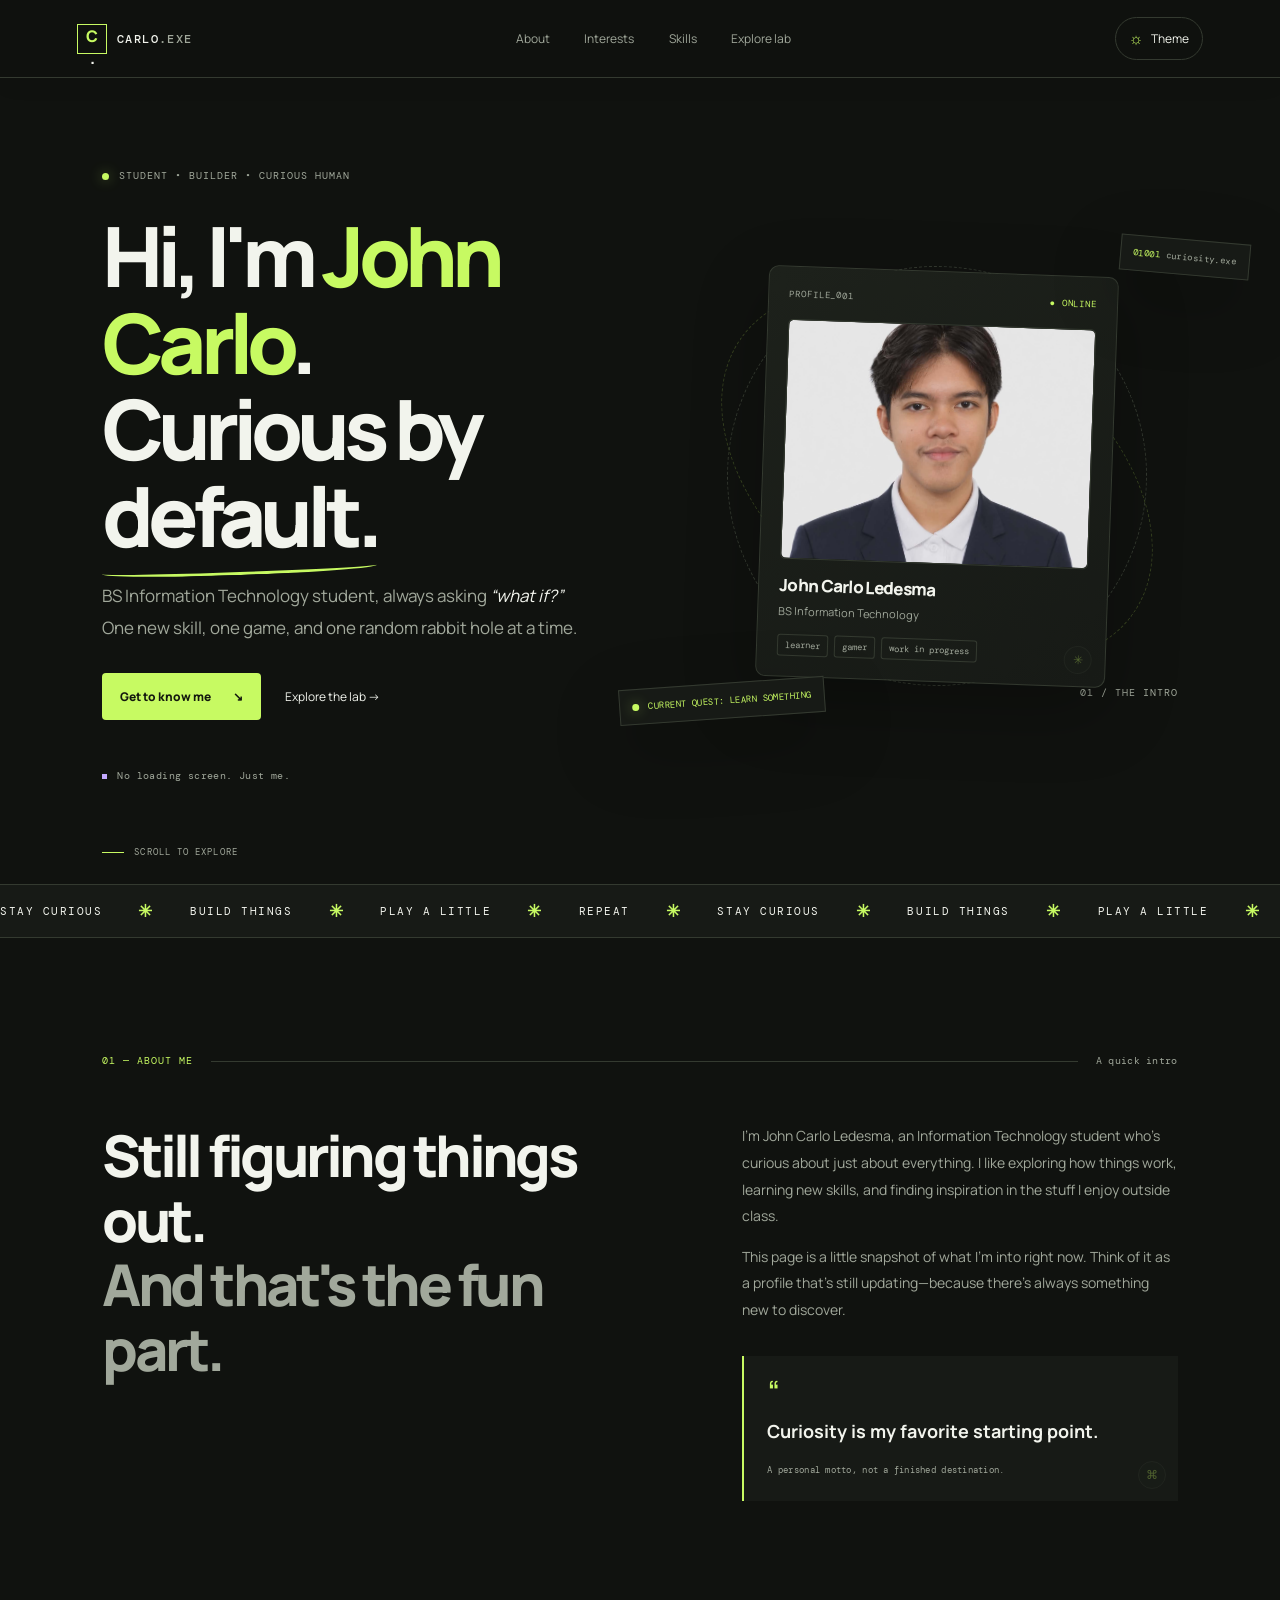
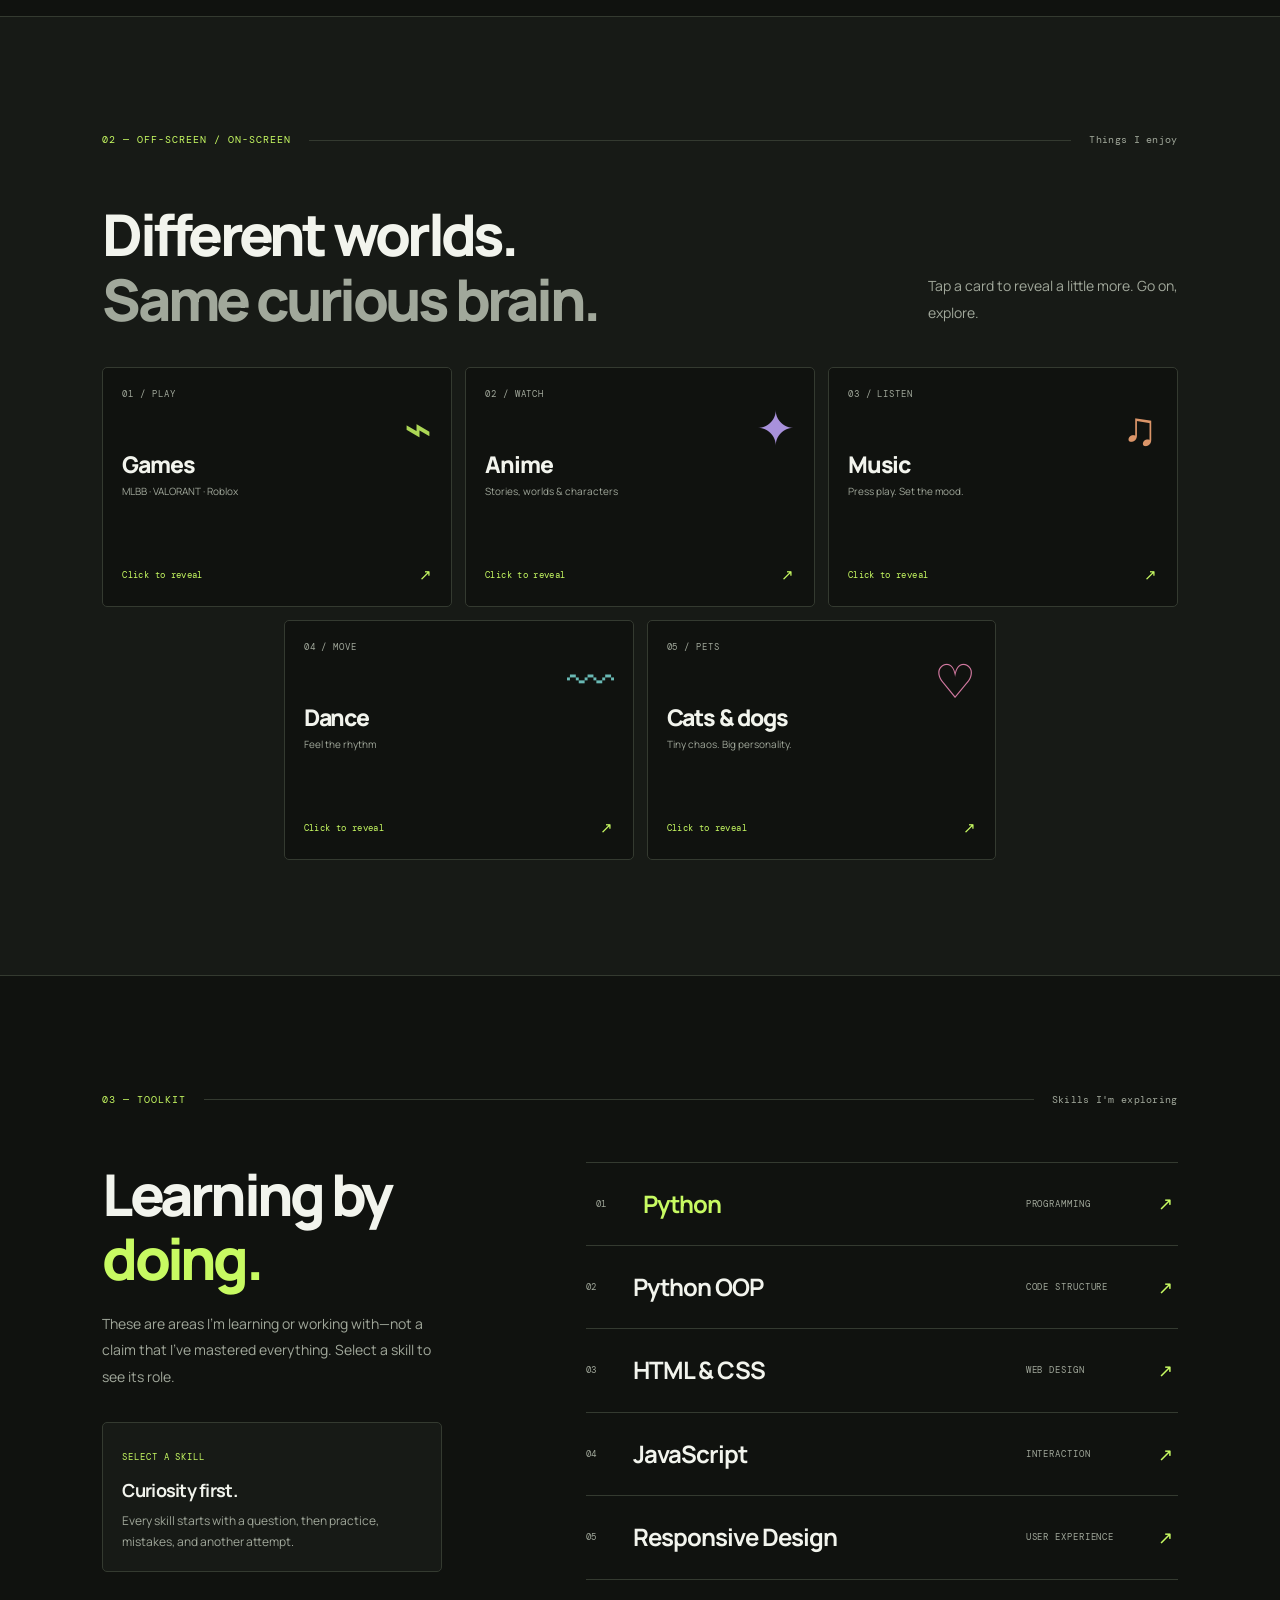
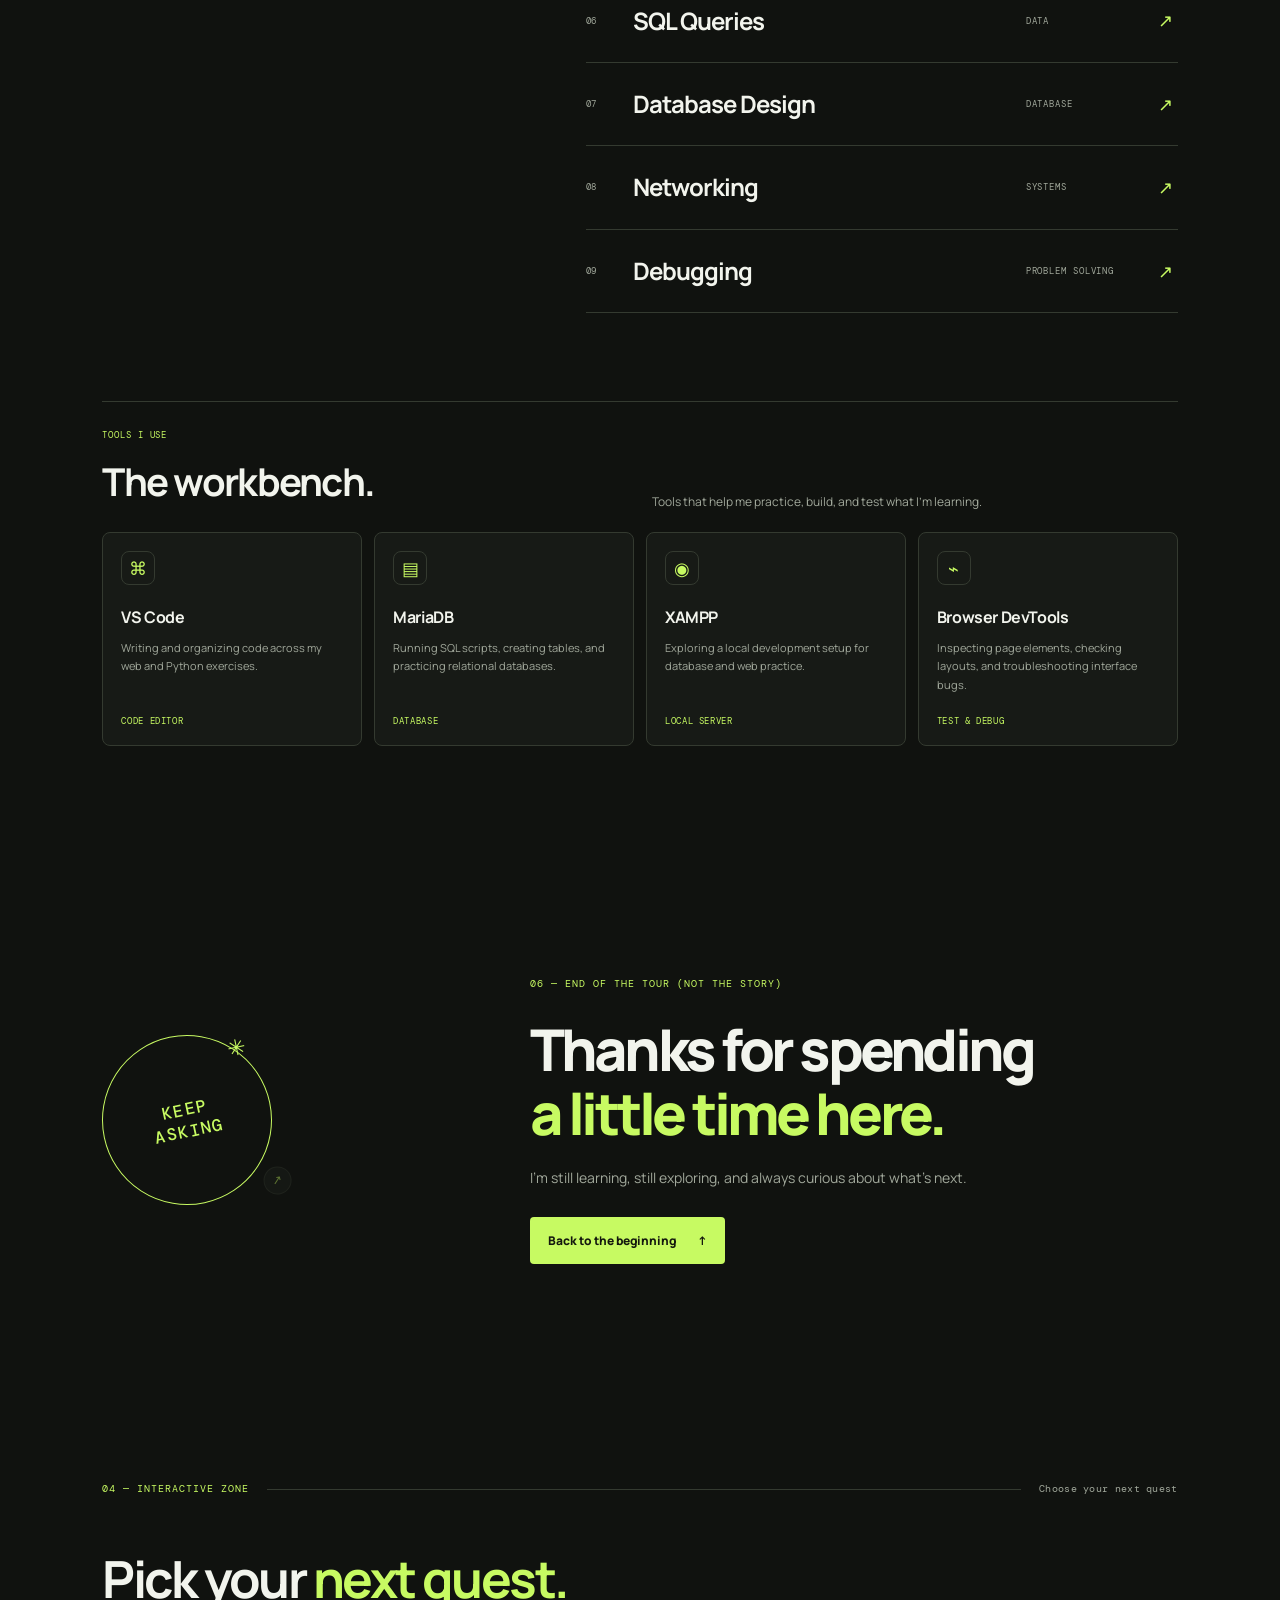
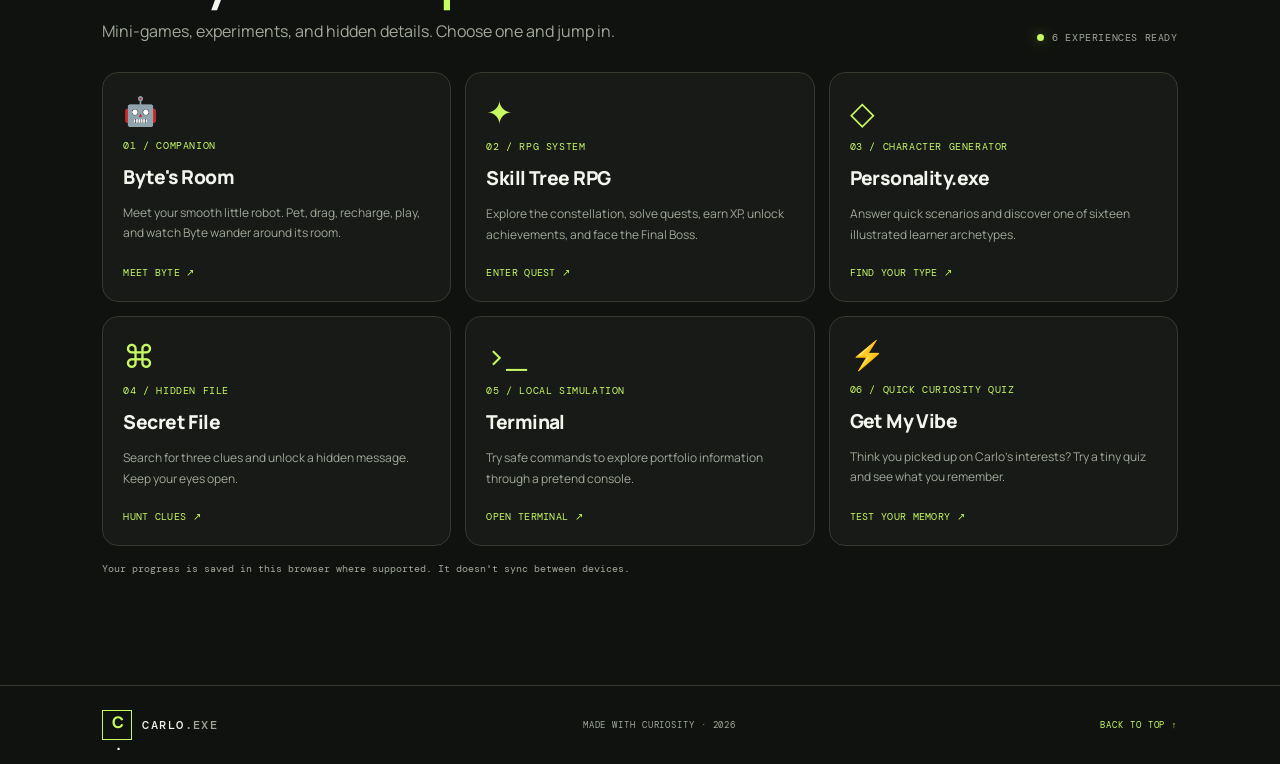
<file: index.html>
<!DOCTYPE html>

<html lang="en">
<head>
<meta charset="utf-8"/>
<meta content="width=device-width, initial-scale=1.0" name="viewport"/>
<meta content="#10120f" name="theme-color"/>
<meta content="The personal portfolio of John Carlo Ledesma, BS Information Technology student and curious learner." name="description"/>
<title>Carlo.exe — Curious by default</title>
<link href="style.css" rel="stylesheet"/>
<script defer="" src="main.js"></script>
</head>
<body>
<a class="skip-link" href="#main">Skip to content</a>
<div class="site-shell">
<header class="topbar">
<a aria-label="Carlo.exe home" class="brand" href="#home"><span class="brand-mark">C<span>.</span></span><span>CARLO<span class="muted">.EXE</span></span></a>
<nav aria-label="Main navigation" class="nav-links"><a href="#about">About</a><a href="#interests">Interests</a><a href="#skills">Skills</a><a href="#explore">Explore lab</a></nav>
<button aria-label="Switch to light theme" class="theme-toggle" id="themeToggle" title="Toggle theme" type="button"><span aria-hidden="true">☼</span><span class="theme-label">Theme</span></button>
</header>
<main id="main">
<section aria-labelledby="hero-title" class="hero section" id="home">
<div class="hero-copy">
<div class="eyebrow"><span class="status-dot"></span> STUDENT • BUILDER • CURIOUS HUMAN</div>
<h1 id="hero-title">Hi, I'm <span class="accent">John Carlo</span>.<br/>Curious by <span class="scribble">default.</span></h1>
<p class="hero-lead">BS Information Technology student, always asking <em>“what if?”</em> One new skill, one game, and one random rabbit hole at a time.</p>
<div class="hero-actions">
<a class="button button-primary" href="#about">Get to know me <span aria-hidden="true">↘</span></a>
<a class="text-link" href="#explore">Explore the lab <span aria-hidden="true">→</span></a>
</div>
<div class="hero-footnote"><span class="tiny-square"></span> No loading screen. Just me.</div>
</div>
<div aria-label="Decorative profile illustration" class="hero-art">
<div class="orbit orbit-one"></div><div class="orbit orbit-two"></div>
<div class="float-tag tag-top">01001 <span>curiosity.exe</span></div>
<div class="profile-card">
<button aria-label="Discover a hidden clue" class="easter-egg clue-trigger clue-trigger-profile" data-clue="0" type="button">✳</button>
<div class="profile-top"><span>PROFILE_001</span><span class="live-indicator">● ONLINE</span></div>
<div class="avatar">
<img class="avatar-photo" src="profile-photo.jpg" alt="Portrait of John Carlo Ledesma" width="1254" height="1254" fetchpriority="high">
<span class="avatar-star star-a" aria-hidden="true">✳</span><span class="avatar-star star-b" aria-hidden="true">✦</span>
</div>
<div class="profile-name">John Carlo Ledesma</div>
<div class="profile-role">BS Information Technology</div>
<div class="profile-tags"><span>learner</span><span>gamer</span><span>work in progress</span></div>
</div>
<div class="float-tag tag-bottom"><span class="pulse"></span> CURRENT QUEST: LEARN SOMETHING</div>
<div class="hero-index">01 / THE INTRO</div>
</div>
<a aria-label="Scroll to about section" class="scroll-cue" href="#about"><span></span> SCROLL TO EXPLORE</a>
</section>
<section aria-label="Interests" class="ticker"><div class="ticker-track"><span>STAY CURIOUS</span><b>✳</b><span>BUILD THINGS</span><b>✳</b><span>PLAY A LITTLE</span><b>✳</b><span>REPEAT</span><b>✳</b><span>STAY CURIOUS</span><b>✳</b><span>BUILD THINGS</span><b>✳</b><span>PLAY A LITTLE</span><b>✳</b><span>REPEAT</span><b>✳</b></div></section>
<section class="section about-section" id="about">
<div class="section-heading"><span class="section-number">01 — ABOUT ME</span><span class="heading-line"></span><span class="heading-note">A quick intro</span></div>
<div class="about-grid">
<div><h2>Still figuring things out.<br/><span class="muted-heading">And that's the fun part.</span></h2></div>
<div class="about-copy"><p>I’m John Carlo Ledesma, an Information Technology student who’s curious about just about everything. I like exploring how things work, learning new skills, and finding inspiration in the stuff I enjoy outside class.</p><p>This page is a little snapshot of what I’m into right now. Think of it as a profile that’s still updating—because there’s always something new to discover.</p><div class="quote-card"><button aria-label="Discover a hidden clue" class="easter-egg clue-trigger clue-trigger-quote" data-clue="1" type="button">⌘</button><span class="quote-mark">“</span><p>Curiosity is my favorite starting point.</p><span class="quote-caption">A personal motto, not a finished destination.</span></div></div>
</div>
</section>
<section class="section interests-section" id="interests">
<div class="section-heading"><span class="section-number">02 — OFF-SCREEN / ON-SCREEN</span><span class="heading-line"></span><span class="heading-note">Things I enjoy</span></div>
<div class="section-intro"><h2>Different worlds.<br/><span class="muted-heading">Same curious brain.</span></h2><p>Tap a card to reveal a little more. Go on, explore.</p></div>
<div class="interest-grid">
<button aria-expanded="false" class="interest-card game-card" type="button"><span class="card-index">01 / PLAY</span><span aria-hidden="true" class="interest-icon">⌁</span><span class="interest-title">Games</span><span class="interest-subtitle">MLBB · VALORANT · Roblox</span><span class="card-reveal">Strategy, teamwork, quick decisions—and the occasional “one more match.”</span><span class="card-action">Click to reveal <span aria-hidden="true">↗</span></span></button>
<button aria-expanded="false" class="interest-card anime-card" type="button"><span class="card-index">02 / WATCH</span><span aria-hidden="true" class="interest-icon">✦</span><span class="interest-title">Anime</span><span class="interest-subtitle">Stories, worlds &amp; characters</span><span class="card-reveal">I enjoy getting pulled into different worlds and seeing where a story goes.</span><span class="card-action">Click to reveal <span aria-hidden="true">↗</span></span></button>
<button aria-expanded="false" class="interest-card music-card" type="button"><span class="card-index">03 / LISTEN</span><span aria-hidden="true" class="interest-icon">♫</span><span class="interest-title">Music</span><span class="interest-subtitle">Press play. Set the mood.</span><span class="card-reveal">A good soundtrack can turn an ordinary moment into a whole scene.</span><span class="card-action">Click to reveal <span aria-hidden="true">↗</span></span></button>
<button aria-expanded="false" class="interest-card dance-card" type="button"><span class="card-index">04 / MOVE</span><span aria-hidden="true" class="interest-icon">〰</span><span class="interest-title">Dance</span><span class="interest-subtitle">Feel the rhythm</span><span class="card-reveal">A reminder that not everything has to happen behind a screen.</span><span class="card-action">Click to reveal <span aria-hidden="true">↗</span></span></button>
<button aria-expanded="false" class="interest-card pets-card" type="button"><span class="card-index">05 / PETS</span><span aria-hidden="true" class="interest-icon">♡</span><span class="interest-title">Cats &amp; dogs</span><span class="interest-subtitle">Tiny chaos. Big personality.</span><span class="card-reveal">Pets bring their own kind of joy—and they never care if your code compiles.</span><span class="card-action">Click to reveal <span aria-hidden="true">↗</span></span></button>
</div>
</section>
<section class="section skills-section" id="skills">
<div class="section-heading"><span class="section-number">03 — TOOLKIT</span><span class="heading-line"></span><span class="heading-note">Skills I'm exploring</span></div>
<div class="skills-layout">
<div><h2>Learning by<br/><span class="accent">doing.</span></h2><p class="skills-intro">These are areas I’m learning or working with—not a claim that I’ve mastered everything. Select a skill to see its role.</p><div aria-live="polite" class="skill-detail" id="skillDetail"><span class="detail-label">SELECT A SKILL</span><h3 id="skillDetailTitle">Curiosity first.</h3><p id="skillDetailText">Every skill starts with a question, then practice, mistakes, and another attempt.</p></div></div>
<div aria-label="Skills" class="skill-list">
<button class="skill-row active" data-description="Writing code, practicing variables, conditions, loops, functions, and learning how to break bigger problems into smaller steps." data-skill="Python" type="button"><span class="skill-num">01</span><span class="skill-name">Python</span><span class="skill-type">PROGRAMMING</span><span class="skill-arrow">↗</span></button>
<button class="skill-row" data-description="Practicing classes and objects, inheritance, and organizing related code into reusable pieces for projects such as a simple payroll system." data-skill="Python OOP" type="button"><span class="skill-num">02</span><span class="skill-name">Python OOP</span><span class="skill-type">CODE STRUCTURE</span><span class="skill-arrow">↗</span></button>
<button class="skill-row" data-description="Building page structure with HTML and styling layouts with CSS, including spacing, responsive sections, and accessible page elements." data-skill="HTML &amp; CSS" type="button"><span class="skill-num">03</span><span class="skill-name">HTML &amp; CSS</span><span class="skill-type">WEB DESIGN</span><span class="skill-arrow">↗</span></button>
<button class="skill-row" data-description="Adding behavior to web pages with events, interactive components, state updates, overlays, and immediate feedback." data-skill="JavaScript" type="button"><span class="skill-num">04</span><span class="skill-name">JavaScript</span><span class="skill-type">INTERACTION</span><span class="skill-arrow">↗</span></button>
<button class="skill-row" data-description="Making layouts adapt to phones and desktops, checking small-screen spacing, and building interfaces that remain usable at different sizes." data-skill="Responsive Design" type="button"><span class="skill-num">05</span><span class="skill-name">Responsive Design</span><span class="skill-type">USER EXPERIENCE</span><span class="skill-arrow">↗</span></button>
<button class="skill-row" data-description="Practicing SELECT queries, filtering and sorting results, joining related tables, and understanding how a database stores structured information." data-skill="SQL Queries" type="button"><span class="skill-num">06</span><span class="skill-name">SQL Queries</span><span class="skill-type">DATA</span><span class="skill-arrow">↗</span></button>
<button class="skill-row" data-description="Learning to create tables, choose data types, connect related records, and run database scripts using MySQL and MariaDB." data-skill="Database Design" type="button"><span class="skill-num">07</span><span class="skill-name">Database Design</span><span class="skill-type">DATABASE</span><span class="skill-arrow">↗</span></button>
<button class="skill-row" data-description="Exploring how devices connect and communicate, IP addressing, basic network concepts, and how networks make digital services possible." data-skill="Networking" type="button"><span class="skill-num">08</span><span class="skill-name">Networking</span><span class="skill-type">SYSTEMS</span><span class="skill-arrow">↗</span></button>
<button class="skill-row" data-description="Using browser developer tools to inspect page elements, test responsive layouts, and troubleshoot front-end issues while learning to debug systematically." data-skill="Debugging" type="button"><span class="skill-num">09</span><span class="skill-name">Debugging</span><span class="skill-type">PROBLEM SOLVING</span><span class="skill-arrow">↗</span></button>
</div>
</div>
<div class="toolkit-tools" aria-labelledby="toolkit-tools-title">
  <div class="toolkit-tools-heading"><span class="detail-label">TOOLS I USE</span><h3 id="toolkit-tools-title">The workbench.</h3><p>Tools that help me practice, build, and test what I’m learning.</p></div>
  <div class="toolkit-tool-grid">
    <article class="toolkit-tool-card"><span class="toolkit-tool-mark">⌘</span><h4>VS Code</h4><p>Writing and organizing code across my web and Python exercises.</p><span class="toolkit-tool-tag">CODE EDITOR</span></article>
    <article class="toolkit-tool-card"><span class="toolkit-tool-mark">▤</span><h4>MariaDB</h4><p>Running SQL scripts, creating tables, and practicing relational databases.</p><span class="toolkit-tool-tag">DATABASE</span></article>
    <article class="toolkit-tool-card"><span class="toolkit-tool-mark">◉</span><h4>XAMPP</h4><p>Exploring a local development setup for database and web practice.</p><span class="toolkit-tool-tag">LOCAL SERVER</span></article>
    <article class="toolkit-tool-card"><span class="toolkit-tool-mark">⌁</span><h4>Browser DevTools</h4><p>Inspecting page elements, checking layouts, and troubleshooting interface bugs.</p><span class="toolkit-tool-tag">TEST &amp; DEBUG</span></article>
  </div>
</div>
</section>
<section class="section closing-section">
<div class="closing-stamp">KEEP<br/>ASKING<span aria-hidden="true">✳</span><button aria-label="Discover a hidden clue" class="easter-egg clue-trigger clue-trigger-closing" data-clue="2" type="button">↗</button></div>
<div class="closing-copy"><span class="section-number">06 — END OF THE TOUR (NOT THE STORY)</span><h2>Thanks for spending<br/><span class="accent">a little time here.</span></h2><p>I’m still learning, still exploring, and always curious about what’s next.</p><a class="button button-primary" href="#home">Back to the beginning <span aria-hidden="true">↑</span></a></div>
</section>
<section aria-labelledby="explore-title" class="section explore-section" id="explore">
<div class="section-heading"><span class="section-number">04 — INTERACTIVE ZONE</span><span class="heading-line"></span><span class="heading-note">Choose your next quest</span></div>
<div class="explore-intro"><div><h2 id="explore-title">Pick your <span class="accent">next quest.</span></h2><p>Mini-games, experiments, and hidden details. Choose one and jump in.</p></div><span class="explore-status"><span class="status-dot"></span> 6 EXPERIENCES READY</span></div>
<div class="experience-grid">
<button class="experience-card" data-experience="byte.html" data-title="Byte's Room" type="button"><span aria-hidden="true" class="experience-icon">🤖</span><span class="experience-meta">01 / COMPANION</span><span class="experience-title">Byte's Room</span><span class="experience-description">Meet your smooth little robot. Pet, drag, recharge, play, and watch Byte wander around its room.</span><span class="experience-cta">MEET BYTE <span aria-hidden="true">↗</span></span></button>
<button class="experience-card" data-experience="skill-tree.html" data-title="Skill Tree RPG" type="button"><span aria-hidden="true" class="experience-icon accent-icon">✦</span><span class="experience-meta">02 / RPG SYSTEM</span><span class="experience-title">Skill Tree RPG</span><span class="experience-description">Explore the constellation, solve quests, earn XP, unlock achievements, and face the Final Boss.</span><span class="experience-cta">ENTER QUEST <span aria-hidden="true">↗</span></span></button>
<button class="experience-card" data-experience="personality.html" data-title="Personality.exe" type="button"><span aria-hidden="true" class="experience-icon accent-icon">◇</span><span class="experience-meta">03 / CHARACTER GENERATOR</span><span class="experience-title">Personality.exe</span><span class="experience-description">Answer quick scenarios and discover one of sixteen illustrated learner archetypes.</span><span class="experience-cta">FIND YOUR TYPE <span aria-hidden="true">↗</span></span></button>
<button class="experience-card" data-experience="secret.html" data-title="Secret File" type="button"><span aria-hidden="true" class="experience-icon accent-icon">⌘</span><span class="experience-meta">04 / HIDDEN FILE</span><span class="experience-title">Secret File</span><span class="experience-description">Search for three clues and unlock a hidden message. Keep your eyes open.</span><span class="experience-cta">HUNT CLUES <span aria-hidden="true">↗</span></span></button>
<button class="experience-card" data-experience="terminal.html" data-title="Terminal" type="button"><span aria-hidden="true" class="experience-icon accent-icon">›_</span><span class="experience-meta">05 / LOCAL SIMULATION</span><span class="experience-title">Terminal</span><span class="experience-description">Try safe commands to explore portfolio information through a pretend console.</span><span class="experience-cta">OPEN TERMINAL <span aria-hidden="true">↗</span></span></button>
<button class="experience-card" data-experience="challenge.html" data-title="Get My Vibe" type="button"><span aria-hidden="true" class="experience-icon">⚡</span><span class="experience-meta">06 / QUICK CURIOSITY QUIZ</span><span class="experience-title">Get My Vibe</span><span class="experience-description">Think you picked up on Carlo’s interests? Try a tiny quiz and see what you remember.</span><span class="experience-cta">TEST YOUR MEMORY <span aria-hidden="true">↗</span></span></button>
</div>
<p class="explore-footnote">Your progress is saved in this browser where supported. It doesn't sync between devices.</p>
</section>
</main>
<footer class="footer"><a class="brand footer-brand" href="#home"><span class="brand-mark">C<span>.</span></span><span>CARLO<span class="muted">.EXE</span></span></a><span>MADE WITH CURIOSITY · 2026</span><a class="back-top" href="#home">BACK TO TOP ↑</a></footer>
</div>
<div aria-hidden="true" aria-labelledby="experienceModalTitle" aria-modal="true" class="experience-modal" id="experienceModal" role="dialog">
<div class="experience-modal-backdrop" data-close-experience=""></div>
<section class="experience-modal-panel" role="document">
<header class="experience-modal-header"><div><span class="section-number">CARLO.EXE / INTERACTIVE ZONE</span><h2 id="experienceModalTitle">Experience</h2></div><button aria-label="Close experience" class="experience-close" id="closeExperience" type="button">✕ <span>Close</span></button></header>
<iframe allow="clipboard-read; clipboard-write" class="experience-frame" id="experienceFrame" loading="lazy" src="about:blank" title="Interactive experience"></iframe>
</section></div>
<div aria-live="polite" class="toast" id="toast" role="status"></div>
</body>
</html>
</file>
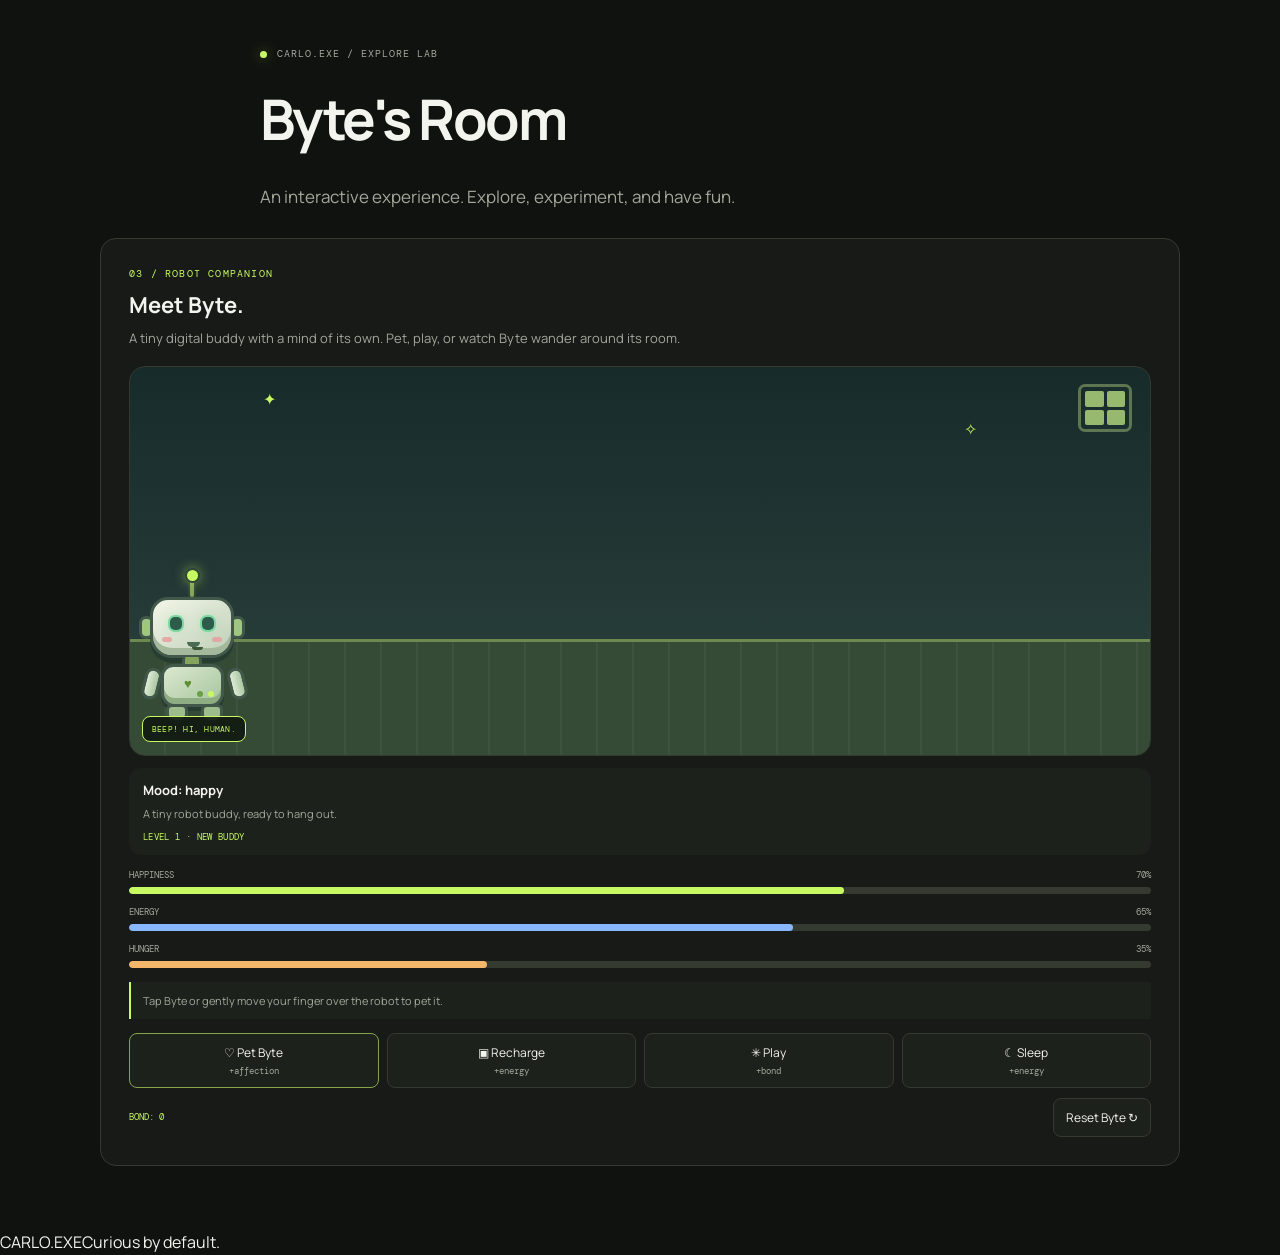
<file: byte.html>
<!DOCTYPE html>
<html lang="en"><head><meta charset="utf-8"/><meta content="width=device-width, initial-scale=1.0" name="viewport"/><meta content="#10120f" name="theme-color"/><meta content="Byte's Room — an interactive experience in Carlo.exe." name="description"/><title>Byte's Room — Carlo.exe</title><link href="style.css" rel="stylesheet"/><script defer="" src="hub.js"></script><script defer="" src="byte.js"></script></head><body><a class="skip-link" href="#main">Skip to content</a><div class="site-shell"><main class="standalone-feature" id="main"><div class="feature-page-heading"><p class="eyebrow"><span class="status-dot"></span> CARLO.EXE / EXPLORE LAB</p><h1>Byte's Room</h1><p class="hero-lead">An interactive experience. Explore, experiment, and have fun.</p></div><article class="lab-card pet-card" id="pixelPet">
<div class="lab-kicker">03 / ROBOT COMPANION</div><h3>Meet Byte.</h3><p>A tiny digital buddy with a mind of its own. Pet, play, or watch Byte wander around its room.</p>
<div aria-label="Byte's interactive room. Byte wanders around on its own. Tap or pet the robot, or tap an open spot to invite Byte over." class="pet-room" id="petRoom">
<div class="pet-room-sky"><span class="room-star star-one">✦</span><span class="room-star star-two">✧</span><span class="room-window"><i></i><i></i><i></i><i></i></span></div>
<div aria-label="Byte the pixel robot, happy" class="robot-buddy" id="petFace" role="img" tabindex="0">
<span class="robot-shadow"></span><span class="robot-antenna"><i></i></span><span class="robot-ear ear-left"></span><span class="robot-ear ear-right"></span>
<span class="robot-head"><i class="robot-eye eye-left"></i><i class="robot-eye eye-right"></i><i class="robot-cheek cheek-left"></i><i class="robot-cheek cheek-right"></i><i class="robot-mouth"></i></span>
<span class="robot-neck"></span><span class="robot-body"><i class="robot-heart">♥</i><i class="robot-panel-light"></i></span>
<span class="robot-arm arm-left"></span><span class="robot-arm arm-right"></span><span class="robot-leg leg-left"></span><span class="robot-leg leg-right"></span>
</div>
<div class="room-floor"></div><div aria-live="polite" class="pet-speech" id="petSpeech">BEEP! HI, HUMAN.</div><div aria-hidden="true" class="pet-hearts" id="petHearts"></div>
</div>
<div class="pet-stage"><div class="pet-status-copy"><strong id="petMood">Mood: happy</strong><span class="pet-caption" id="petCaption">Ready for an adventure.</span><span class="pet-level" id="petLevel">LEVEL 1 · NEW BUDDY</span></div></div>
<div aria-label="Byte's needs" class="pet-stats"><div class="pet-stat"><div class="pet-meter-label"><span>HAPPINESS</span><span id="petMeterText">70%</span></div><div class="pet-meter"><span id="petMeter" style="width:70%"></span></div></div><div class="pet-stat"><div class="pet-meter-label"><span>ENERGY</span><span id="petEnergyText">65%</span></div><div class="pet-meter"><span id="petEnergyMeter" style="width:65%"></span></div></div><div class="pet-stat"><div class="pet-meter-label"><span>HUNGER</span><span id="petHungerText">35%</span></div><div class="pet-meter"><span id="petHungerMeter" style="width:35%"></span></div></div></div>
<p aria-live="polite" class="pet-feedback" id="petFeedback">Byte is happy to meet you. Choose an action.</p><div class="pet-actions"><button id="petByte" type="button">♡ Pet Byte <small>+affection</small></button><button id="feedPet" type="button">▣ Recharge <small>+energy</small></button><button id="playPet" type="button">✳ Play <small>+bond</small></button><button id="restPet" type="button">☾ Sleep <small>+energy</small></button></div><div class="pet-footer"><span id="petBond">BOND: 0</span><button class="lab-secondary" id="petReset" type="button">Reset Byte ↻</button></div>
</article></main><footer class="site-footer"><span>CARLO.EXE</span><span>Curious by default.</span></footer></div><div aria-live="polite" class="toast" id="toast" role="status"></div></body></html>
</file>
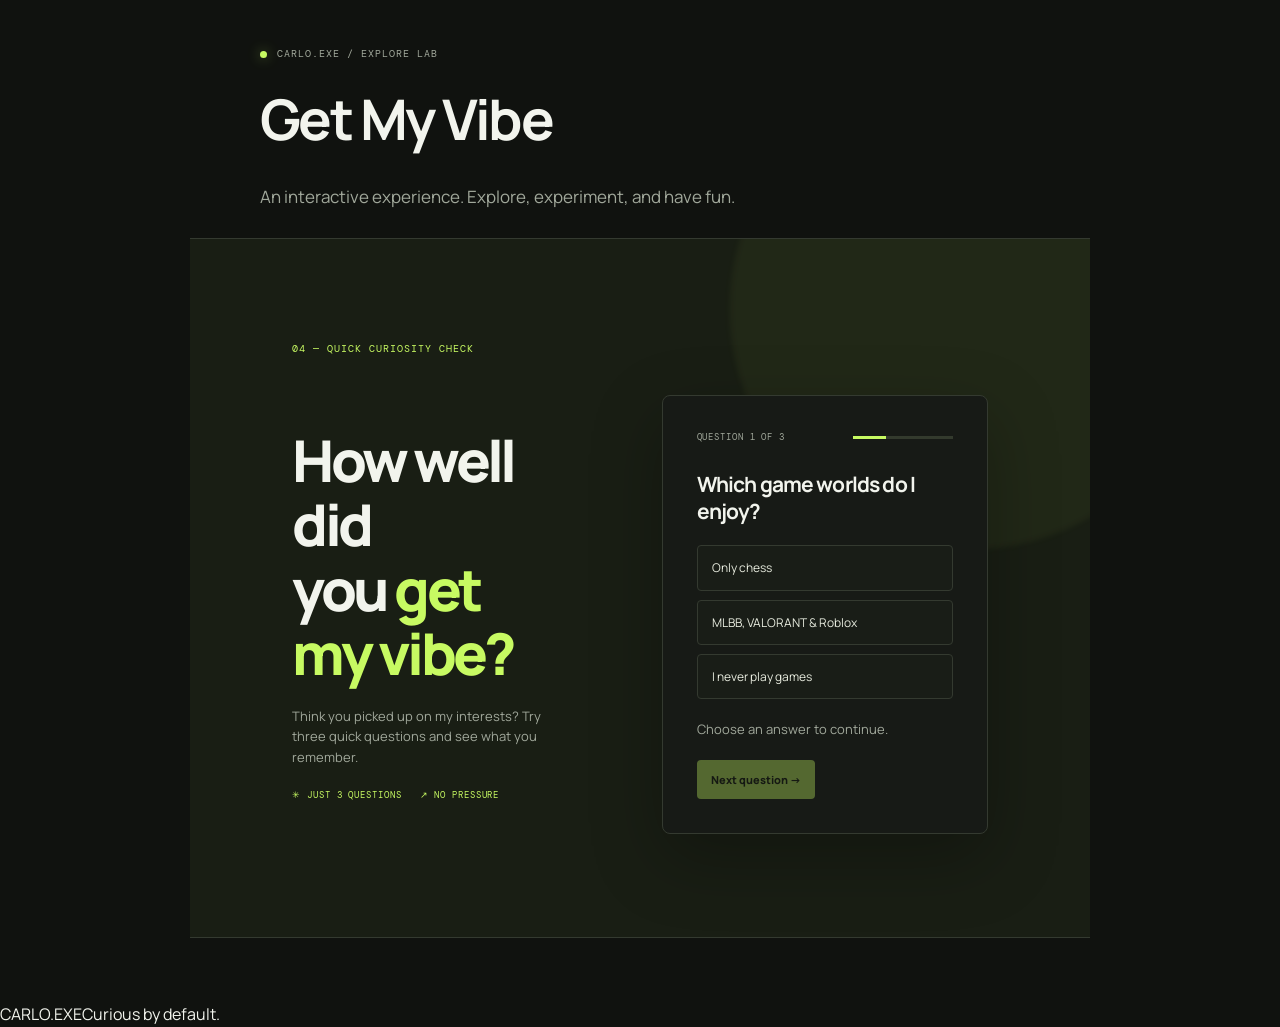
<file: challenge.html>
<!DOCTYPE html>
<html lang="en"><head><meta charset="utf-8"/><meta content="width=device-width, initial-scale=1.0" name="viewport"/><meta content="#10120f" name="theme-color"/><meta content="Get My Vibe — a quick, playful quiz about Carlo." name="description"/><title>Get My Vibe — Carlo.exe</title><link href="style.css" rel="stylesheet"/><script defer="" src="hub.js"></script><script defer="" src="challenge.js"></script></head><body><a class="skip-link" href="#main">Skip to content</a><div class="site-shell"><main class="standalone-feature" id="main"><div class="feature-page-heading"><p class="eyebrow"><span class="status-dot"></span> CARLO.EXE / EXPLORE LAB</p><h1>Get My Vibe</h1><p class="hero-lead">An interactive experience. Explore, experiment, and have fun.</p></div><section class="challenge-section" id="curiosity">
<div class="challenge-glow"></div>
<div class="section-number">04 — QUICK CURIOSITY CHECK</div>
<div class="challenge-content"><div><h2>How well did<br/>you <span class="accent">get my vibe?</span></h2><p>Think you picked up on my interests? Try three quick questions and see what you remember.</p><div class="challenge-meta"><span>✳ JUST 3 QUESTIONS</span><span>↗ NO PRESSURE</span></div></div>
<div class="quiz-panel" id="quizPanel">
<div class="quiz-progress"><span id="questionCount">QUESTION 1 OF 3</span><div class="progress-track"><span id="progressBar"></span></div></div>
<h3 id="questionText">Which game worlds do I enjoy?</h3>
<div class="quiz-options" id="quizOptions"><button class="quiz-option" data-answer="wrong" type="button">Only chess</button><button class="quiz-option" data-answer="correct" type="button">MLBB, VALORANT &amp; Roblox</button><button class="quiz-option" data-answer="wrong" type="button">I never play games</button></div>
<p aria-live="polite" class="quiz-feedback" id="quizFeedback">Choose an answer to continue.</p>
<button class="quiz-next" disabled="" id="quizNext" type="button">Next question <span aria-hidden="true">→</span></button>
</div>
</div>
</section></main><footer class="site-footer"><span>CARLO.EXE</span><span>Curious by default.</span></footer></div><div aria-live="polite" class="toast" id="toast" role="status"></div></body></html>
</file>
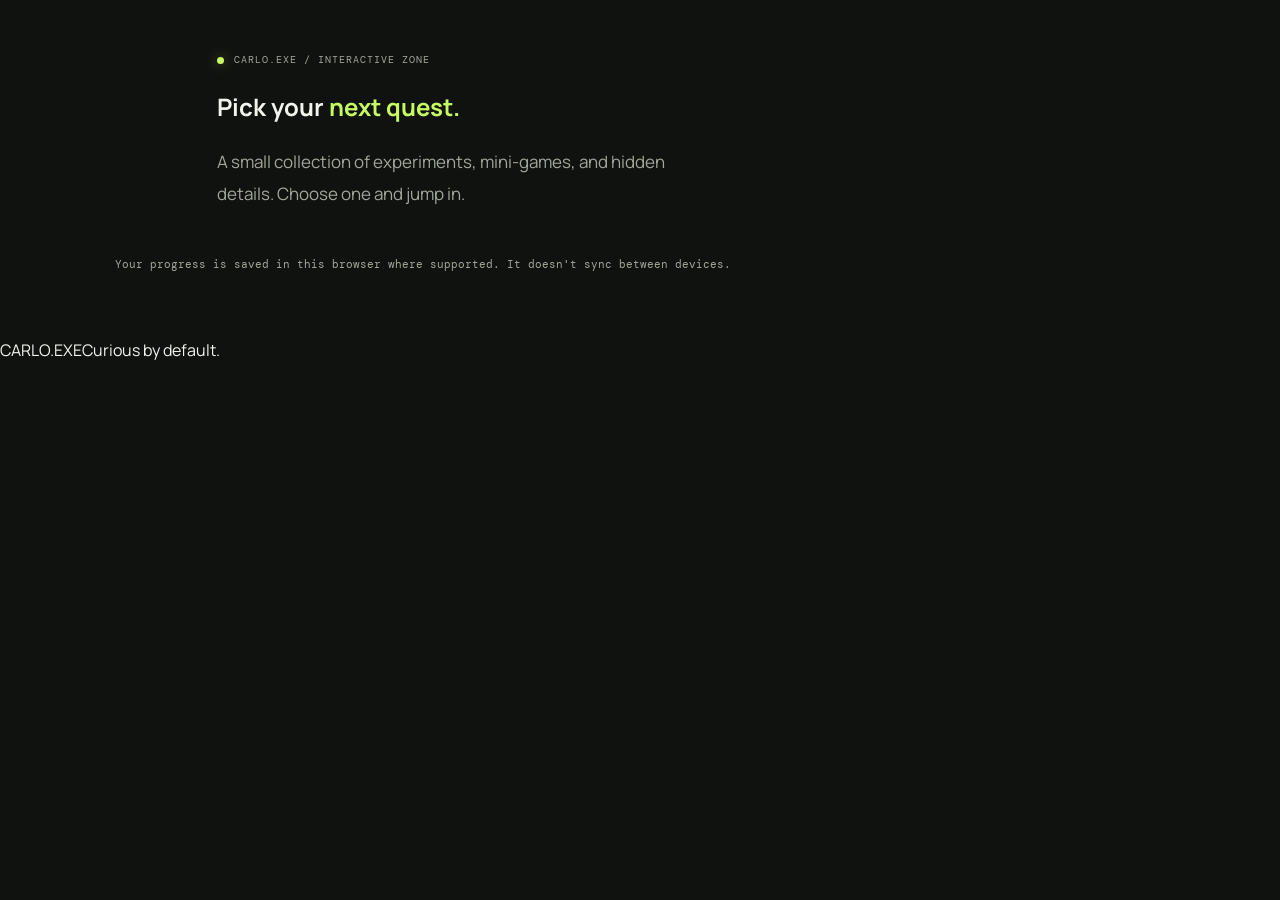
<file: explore.html>
<!DOCTYPE html>

<!DOCTYPE html>

<html lang="en"><head><meta charset="utf-8"/><meta content="width=device-width, initial-scale=1.0" name="viewport"/><meta content="#10120f" name="theme-color"/><meta content="Choose an interactive experience in Carlo.exe Explore Lab." name="description"/><title>Explore Lab — Carlo.exe</title><link href="style.css" rel="stylesheet"/><link href="personality.css" rel="stylesheet"/><script defer="" src="hub.js"></script></head>
<body><a class="skip-link" href="#main">Skip to content</a><div class="site-shell">
<main class="hub-page" id="main"><section class="section hub-hero"><p class="eyebrow"><span class="status-dot"></span> CARLO.EXE / INTERACTIVE ZONE</p><h1>Pick your <span class="accent">next quest.</span></h1><p class="hero-lead">A small collection of experiments, mini-games, and hidden details. Choose one and jump in.</p></section>
<section aria-label="Choose an experience" class="hub-grid">






</section><p class="hub-note">Your progress is saved in this browser where supported. It doesn't sync between devices.</p></main><footer class="site-footer"><span>CARLO.EXE</span><span>Curious by default.</span></footer></div><div aria-live="polite" class="toast" id="toast" role="status"></div></body></html>
</file>
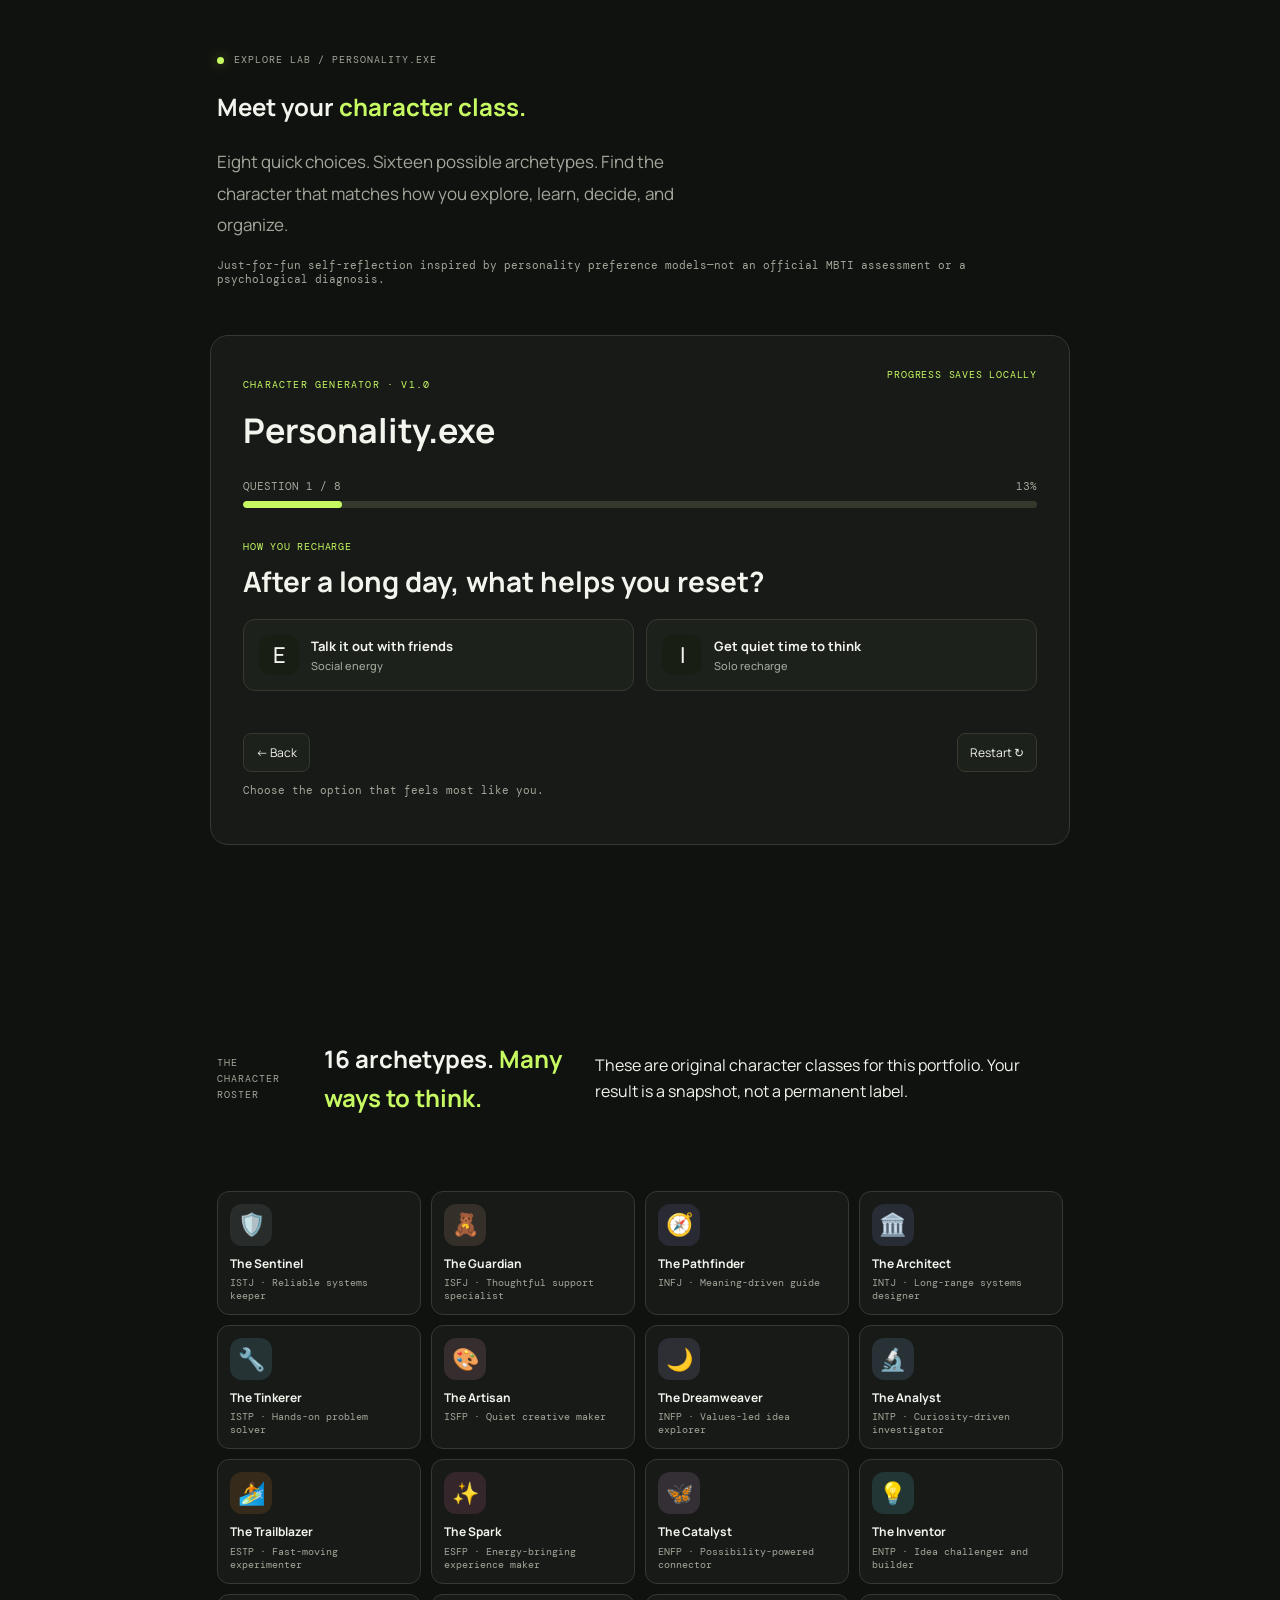
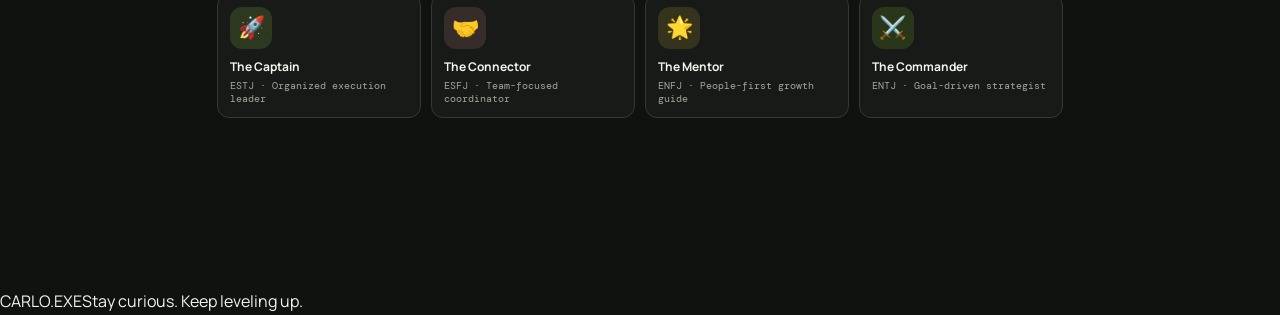
<file: personality.html>
<!DOCTYPE html>

<html lang="en">
<head>
<meta charset="utf-8"/><meta content="width=device-width, initial-scale=1.0" name="viewport"/>
<meta content="#10120f" name="theme-color"/><meta content="Discover your Carlo.exe personality archetype through an interactive character quiz." name="description"/>
<title>Personality.exe — Carlo.exe</title>
<link href="style.css" rel="stylesheet"/><link href="personality.css" rel="stylesheet"/>
<script defer="" src="hub.js"></script>
<script defer="" src="personality.js"></script>
</head>
<body>
<a class="skip-link" href="#main">Skip to content</a>
<div class="site-shell">

<main class="personality-page" id="main">
<section class="personality-hero section">
<p class="eyebrow"><span class="status-dot"></span> EXPLORE LAB / PERSONALITY.EXE</p>
<h1>Meet your <span class="accent">character class.</span></h1>
<p class="hero-lead">Eight quick choices. Sixteen possible archetypes. Find the character that matches how you explore, learn, decide, and organize.</p>
<p class="personality-disclaimer">Just-for-fun self-reflection inspired by personality preference models—not an official MBTI assessment or a psychological diagnosis.</p>
</section>
<section aria-labelledby="quizTitle" class="personality-game panel-card">
<div class="pg-top"><div><p class="lab-kicker">CHARACTER GENERATOR · V1.0</p><h2 id="quizTitle">Personality.exe</h2></div><span class="pg-save" id="saveStatus">PROGRESS SAVES LOCALLY</span></div>
<div class="pg-progress-meta"><span id="stepLabel">QUESTION 1 / 8</span><span id="percentLabel">13%</span></div><div class="pg-progress"><span id="progressBar"></span></div>
<div aria-live="polite" class="pg-question-stage" id="questionStage">
<p class="pg-dimension" id="dimensionLabel">HOW YOU RECHARGE</p><h3 id="questionText">After a long day, you would rather…</h3>
<div class="pg-options" id="optionsList"></div>
</div>
<div class="pg-controls"><button class="lab-secondary" disabled="" id="backButton" type="button">← Back</button><button class="lab-secondary" id="restartButton" type="button">Restart ↻</button></div>
<p aria-live="polite" class="pg-feedback" id="feedback">Choose the option that feels most like you. There are no wrong answers.</p>
<div aria-live="polite" class="pg-result" hidden="" id="resultPanel"></div>
</section>
<section class="pg-type-guide section"><div class="section-heading"><p class="eyebrow">THE CHARACTER ROSTER</p><h2>16 archetypes. <span class="accent">Many ways to think.</span></h2><p>These are original character classes for this portfolio. Your result is a snapshot, not a permanent label.</p></div><div class="pg-roster" id="roster"></div></section>

</main>
<footer class="site-footer"><span>CARLO.EXE</span><span>Stay curious. Keep leveling up.</span></footer>
</div>
<div aria-live="polite" class="toast" id="toast" role="status"></div>
</body></html>
</file>
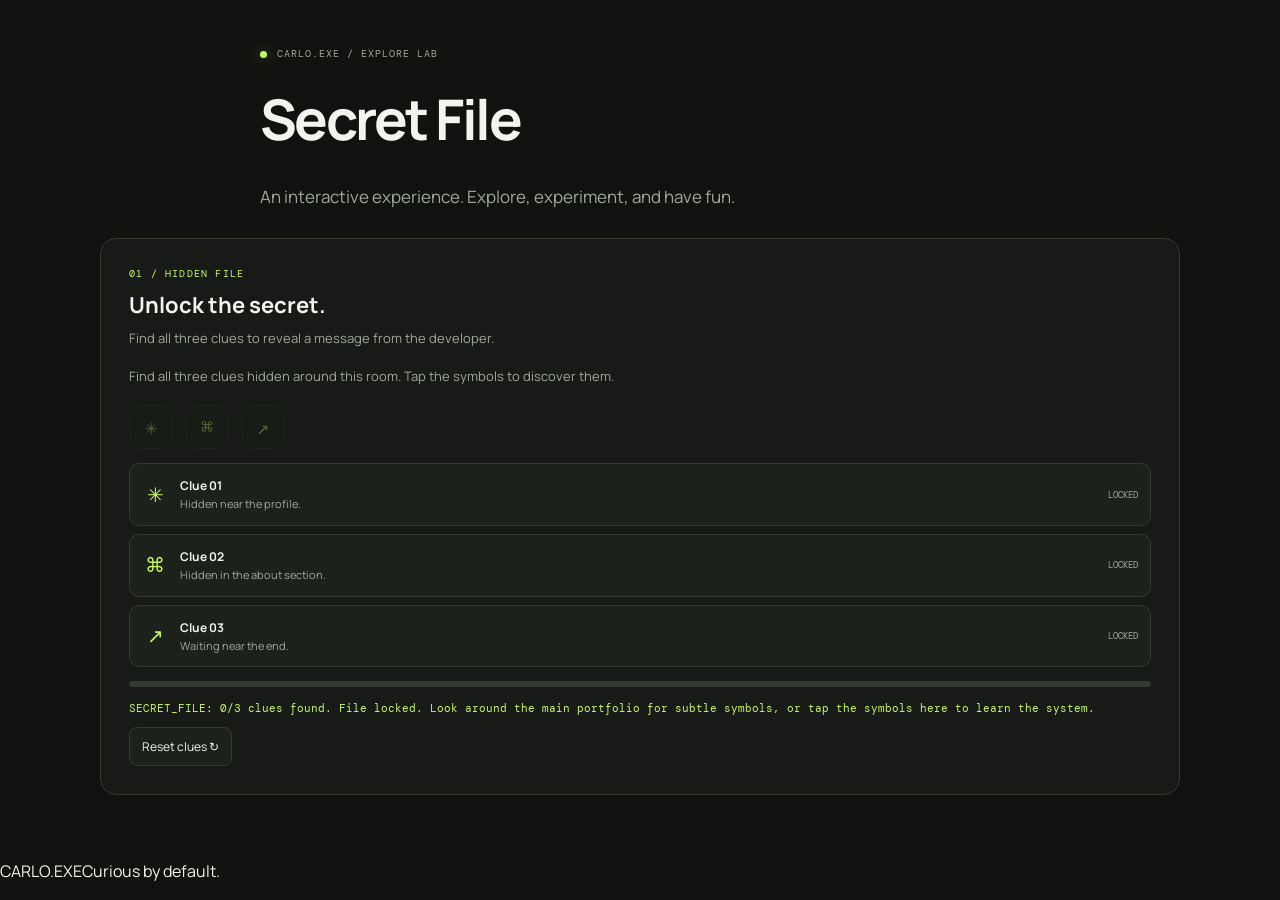
<file: secret.html>
<!DOCTYPE html>
<html lang="en"><head><meta charset="utf-8"/><meta content="width=device-width, initial-scale=1.0" name="viewport"/><meta content="#10120f" name="theme-color"/><meta content="Secret File — an interactive experience in Carlo.exe." name="description"/><title>Secret File — Carlo.exe</title><link href="style.css" rel="stylesheet"/><script defer="" src="hub.js"></script><script defer="" src="secret.js"></script></head><body><a class="skip-link" href="#main">Skip to content</a><div class="site-shell"><main class="standalone-feature" id="main"><div class="feature-page-heading"><p class="eyebrow"><span class="status-dot"></span> CARLO.EXE / EXPLORE LAB</p><h1>Secret File</h1><p class="hero-lead">An interactive experience. Explore, experiment, and have fun.</p></div><article class="lab-card secret-card" id="secretFile">
<div class="lab-kicker">01 / HIDDEN FILE</div><h3>Unlock the secret.</h3><p>Find all three clues to reveal a message from the developer.</p>
<p class="secret-hint">Find all three clues hidden around this room. Tap the symbols to discover them.</p>
<div aria-label="Find hidden clues" class="secret-clue-buttons"><button aria-label="Find clue one" class="easter-egg clue-trigger" data-clue="0" type="button">✳<span class="sr-only">Clue one</span></button><button aria-label="Find clue two" class="easter-egg clue-trigger" data-clue="1" type="button">⌘<span class="sr-only">Clue two</span></button><button aria-label="Find clue three" class="easter-egg clue-trigger" data-clue="2" type="button">↗<span class="sr-only">Clue three</span></button></div><div aria-label="Secret clue progress" class="clue-list">
<div class="clue-progress-row" data-clue-status="0"><span class="clue-symbol">✳</span><span><b>Clue 01</b><small>Hidden near the profile.</small></span><span class="clue-status">LOCKED</span></div>
<div class="clue-progress-row" data-clue-status="1"><span class="clue-symbol">⌘</span><span><b>Clue 02</b><small>Hidden in the about section.</small></span><span class="clue-status">LOCKED</span></div>
<div class="clue-progress-row" data-clue-status="2"><span class="clue-symbol">↗</span><span><b>Clue 03</b><small>Waiting near the end.</small></span><span class="clue-status">LOCKED</span></div>
</div>
<div aria-label="Secret clues discovered" aria-valuemax="3" aria-valuemin="0" aria-valuenow="0" class="secret-progress-track" id="secretProgress" role="progressbar"><span id="secretProgressBar"></span></div>
<p aria-live="polite" class="secret-message" id="secretMessage">SECRET_FILE: 0/3 clues found. File locked.</p>
<button class="lab-secondary secret-reset" id="secretReset" type="button">Reset clues ↻</button>
</article></main><footer class="site-footer"><span>CARLO.EXE</span><span>Curious by default.</span></footer></div><div aria-live="polite" class="toast" id="toast" role="status"></div></body></html>
</file>
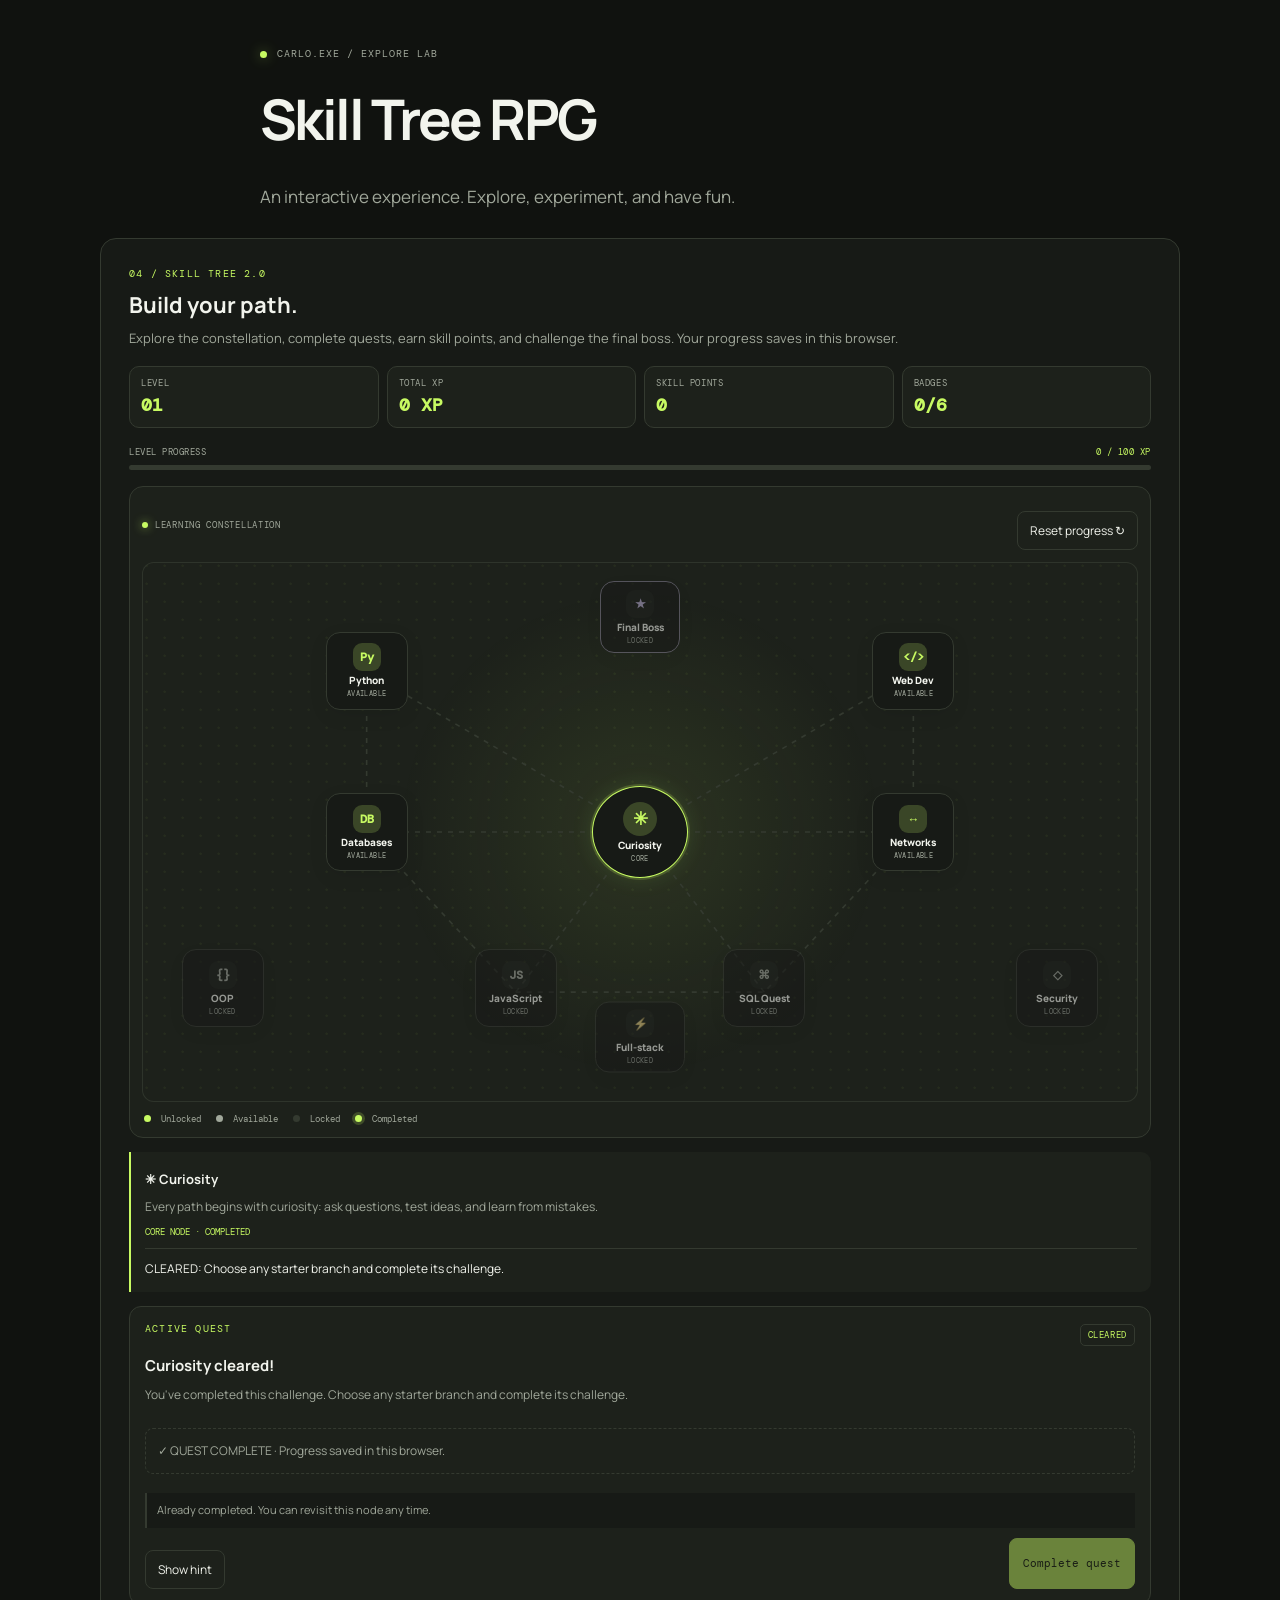
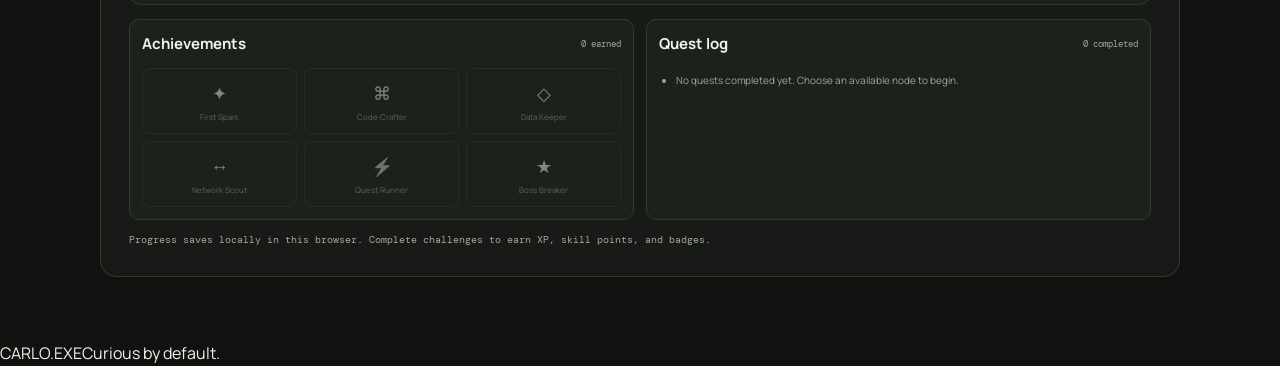
<file: skill-tree.html>
<!DOCTYPE html>
<html lang="en"><head><meta charset="utf-8"/><meta content="width=device-width, initial-scale=1.0" name="viewport"/><meta content="#10120f" name="theme-color"/><meta content="Skill Tree RPG — an interactive experience in Carlo.exe." name="description"/><title>Skill Tree RPG — Carlo.exe</title><link href="style.css" rel="stylesheet"/><script defer="" src="hub.js"></script><script defer="" src="skill-tree.js"></script></head><body><a class="skip-link" href="#main">Skip to content</a><div class="site-shell"><main class="standalone-feature" id="main"><div class="feature-page-heading"><p class="eyebrow"><span class="status-dot"></span> CARLO.EXE / EXPLORE LAB</p><h1>Skill Tree RPG</h1><p class="hero-lead">An interactive experience. Explore, experiment, and have fun.</p></div><article class="lab-card skill-tree-card" id="skillTree">
<div class="lab-kicker">04 / SKILL TREE 2.0</div><h3>Build your path.</h3><p>Explore the constellation, complete quests, earn skill points, and challenge the final boss. Your progress saves in this browser.</p>
<div class="rpg-status-grid"><div class="rpg-stat"><span>LEVEL</span><strong id="treeLevel">01</strong></div><div class="rpg-stat"><span>TOTAL XP</span><strong id="treeXp">0 XP</strong></div><div class="rpg-stat"><span>SKILL POINTS</span><strong id="treePoints">0</strong></div><div class="rpg-stat"><span>BADGES</span><strong id="treeBadgesCount">0/6</strong></div></div>
<div class="tree-xp-row"><span>LEVEL PROGRESS</span><strong id="treeLevelProgress">0 / 100 XP</strong></div><div aria-label="Progress to next level" aria-valuemax="100" aria-valuemin="0" aria-valuenow="0" class="tree-xp-track" id="treeXpProgress" role="progressbar"><span id="treeXpBar"></span></div>
<div class="constellation-wrap"><div class="constellation-toolbar"><span class="constellation-live"><i></i> LEARNING CONSTELLATION</span><button class="lab-secondary" id="treeReset" type="button">Reset progress ↻</button></div>
<div aria-label="Skill constellation map" class="constellation-map" id="constellationMap" role="group">
<svg aria-hidden="true" class="constellation-lines" id="constellationLines" preserveaspectratio="none" viewbox="0 0 600 420"><line x1="300" x2="135" y1="210" y2="85"></line><line x1="300" x2="465" y1="210" y2="85"></line><line x1="300" x2="135" y1="210" y2="210"></line><line x1="300" x2="465" y1="210" y2="210"></line><line x1="135" x2="135" y1="85" y2="210"></line><line x1="465" x2="465" y1="85" y2="210"></line><line x1="135" x2="225" y1="210" y2="335"></line><line x1="465" x2="375" y1="210" y2="335"></line><line x1="225" x2="375" y1="335" y2="335"></line><line x1="225" x2="300" y1="335" y2="210"></line><line x1="375" x2="300" y1="335" y2="210"></line></svg>
<button aria-pressed="true" class="constellation-node node-curiosity active" data-tree="Curiosity" style="--x:50%;--y:50%" type="button"><span class="node-glyph">✳</span><span class="node-label">Curiosity</span><small>CORE</small></button>
<button aria-pressed="false" class="constellation-node node-python" data-tree="Python" style="--x:22.5%;--y:20%" type="button"><span class="node-glyph">Py</span><span class="node-label">Python</span><small>CODE</small></button>
<button aria-pressed="false" class="constellation-node node-web" data-tree="Web" style="--x:77.5%;--y:20%" type="button"><span class="node-glyph">&lt;/&gt;</span><span class="node-label">Web Dev</span><small>DESIGN</small></button>
<button aria-pressed="false" class="constellation-node node-data" data-tree="Data" style="--x:22.5%;--y:50%" type="button"><span class="node-glyph">DB</span><span class="node-label">Databases</span><small>DATA</small></button>
<button aria-pressed="false" class="constellation-node node-network" data-tree="Networks" style="--x:77.5%;--y:50%" type="button"><span class="node-glyph">↔</span><span class="node-label">Networks</span><small>SYSTEMS</small></button>
<button aria-pressed="false" class="constellation-node node-js" data-tree="JavaScript" style="--x:37.5%;--y:79%" type="button"><span class="node-glyph">JS</span><span class="node-label">JavaScript</span><small>INTERACTION</small></button>
<button aria-pressed="false" class="constellation-node node-sql" data-tree="SQL" style="--x:62.5%;--y:79%" type="button"><span class="node-glyph">⌘</span><span class="node-label">SQL Quest</span><small>QUERY</small></button>
<button aria-pressed="false" class="constellation-node node-oop" data-tree="OOP" style="--x:8%;--y:79%" type="button"><span class="node-glyph">{} </span><span class="node-label">OOP</span><small>LOGIC</small></button>
<button aria-pressed="false" class="constellation-node node-security" data-tree="Security" style="--x:92%;--y:79%" type="button"><span class="node-glyph">◇</span><span class="node-label">Security</span><small>DEFENSE</small></button>
<button aria-pressed="false" class="constellation-node node-fullstack" data-tree="Full-stack" style="--x:50%;--y:96%" type="button"><span class="node-glyph">⚡</span><span class="node-label">Full-stack</span><small>ELITE QUEST</small></button>
<button aria-pressed="false" class="constellation-node node-boss" data-tree="Final Boss" style="--x:50%;--y:7%" type="button"><span class="node-glyph">★</span><span class="node-label">Final Boss</span><small>CAPSTONE</small></button>
</div><div class="constellation-legend"><span><i class="legend-dot unlocked"></i> Unlocked</span><span><i class="legend-dot available"></i> Available</span><span><i class="legend-dot locked"></i> Locked</span><span><i class="legend-dot complete"></i> Completed</span></div>
</div>
<div aria-live="polite" class="tree-detail rpg-detail" id="treeDetail"><strong>Curiosity Core</strong><p>Your adventure starts with asking good questions, experimenting, and learning from mistakes.</p><span class="tree-detail-meta">CORE NODE · ALWAYS UNLOCKED</span></div>
<div class="quest-panel" id="treeQuestPanel"><div class="quest-heading"><span class="lab-kicker">ACTIVE QUEST</span><span class="quest-difficulty" id="treeQuestDifficulty">STARTER</span></div><h4 id="treeQuestTitle">The first spark</h4><p id="treeQuestPrompt">What is the best first step when you encounter an unfamiliar programming problem?</p><div class="quest-options" id="treeQuestOptions"><button data-answer="0" type="button">Break it into smaller parts and investigate.</button><button data-answer="1" type="button">Copy the first solution you find.</button><button data-answer="2" type="button">Skip straight to advanced tools.</button></div><p aria-live="polite" class="quest-feedback" id="treeQuestFeedback">Complete a quest to earn XP and unlock more of the constellation.</p><div class="quest-actions"><button class="lab-secondary" id="treeHintButton" type="button">Show hint</button><button class="lab-primary" disabled="" id="treeCompleteQuest" type="button">Complete quest</button></div></div>
<div class="rpg-bottom-grid"><section class="achievement-panel"><div class="rpg-subheading"><h4>Achievements</h4><span id="treeBadgeSummary">0 earned</span></div><div class="achievement-grid" id="treeAchievements"><div class="achievement locked"><span>✦</span><small>First Spark</small></div><div class="achievement locked"><span>⌘</span><small>Code Crafter</small></div><div class="achievement locked"><span>◇</span><small>Data Keeper</small></div><div class="achievement locked"><span>↔</span><small>Network Scout</small></div><div class="achievement locked"><span>⚡</span><small>Quest Runner</small></div><div class="achievement locked"><span>★</span><small>Boss Breaker</small></div></div></section><section class="quest-log"><div class="rpg-subheading"><h4>Quest log</h4><span id="treeQuestCount">0 completed</span></div><ul id="treeQuestLog"><li>No quests completed yet. Choose an available node to begin.</li></ul></section></div>
<p class="tree-hint" id="treeHint">Progress saves locally in this browser. Complete challenges to earn XP, skill points, and badges.</p>
</article></main><footer class="site-footer"><span>CARLO.EXE</span><span>Curious by default.</span></footer></div><div aria-live="polite" class="toast" id="toast" role="status"></div></body></html>
</file>
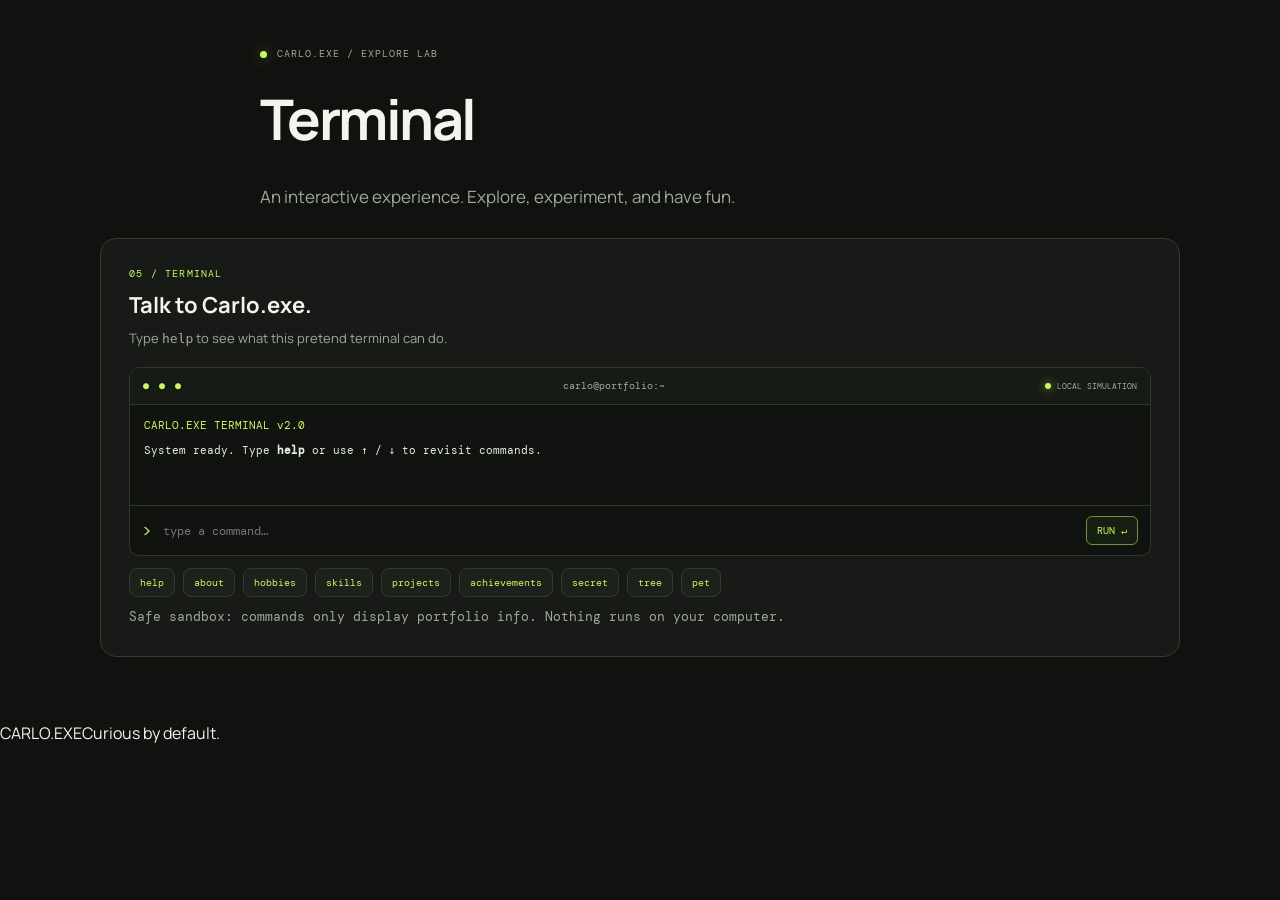
<file: terminal.html>
<!DOCTYPE html>
<html lang="en"><head><meta charset="utf-8"/><meta content="width=device-width, initial-scale=1.0" name="viewport"/><meta content="#10120f" name="theme-color"/><meta content="Terminal — an interactive experience in Carlo.exe." name="description"/><title>Terminal — Carlo.exe</title><link href="style.css" rel="stylesheet"/><script defer="" src="hub.js"></script><script defer="" src="terminal.js"></script></head><body><a class="skip-link" href="#main">Skip to content</a><div class="site-shell"><main class="standalone-feature" id="main"><div class="feature-page-heading"><p class="eyebrow"><span class="status-dot"></span> CARLO.EXE / EXPLORE LAB</p><h1>Terminal</h1><p class="hero-lead">An interactive experience. Explore, experiment, and have fun.</p></div><article class="lab-card terminal-card" id="terminalLab">
<div class="lab-kicker">05 / TERMINAL</div><h3>Talk to Carlo.exe.</h3><p>Type <code>help</code> to see what this pretend terminal can do.</p>
<div class="terminal-window"><div class="terminal-top"><span>● ● ●</span><span>carlo@portfolio:~</span><span class="terminal-state"><i></i> LOCAL SIMULATION</span></div><div aria-live="polite" class="terminal-output" id="terminalOutput"><p class="terminal-success">CARLO.EXE TERMINAL v2.0</p><p>System ready. Type <b>help</b> or use ↑ / ↓ to revisit commands.</p></div><form class="terminal-form" id="terminalForm"><label for="terminalInput">&gt;</label><input aria-label="Terminal command" autocomplete="off" id="terminalInput" name="command" placeholder="type a command…" spellcheck="false"/><button type="submit">RUN ↵</button></form></div>
<div class="terminal-commands"><button data-command="help" type="button">help</button><button data-command="about" type="button">about</button><button data-command="hobbies" type="button">hobbies</button><button data-command="skills" type="button">skills</button><button data-command="projects" type="button">projects</button><button data-command="achievements" type="button">achievements</button><button data-command="secret" type="button">secret</button><button data-command="tree" type="button">tree</button><button data-command="pet" type="button">pet</button></div><p class="terminal-note">Safe sandbox: commands only display portfolio info. Nothing runs on your computer.</p>
</article></main><footer class="site-footer"><span>CARLO.EXE</span><span>Curious by default.</span></footer></div><div aria-live="polite" class="toast" id="toast" role="status"></div></body></html>
</file>
<file: style.css>
@import url('https://fonts.googleapis.com/css2?family=DM+Mono:wght@400;500&family=Manrope:wght@400;500;600;700;800&display=swap');

/* =========================
   1. Design tokens and reset
   ========================= */
:root {
  --bg: #10120f;
  --panel: #171a16;
  --panel2: #1d211b;
  --text: #f2f4ed;
  --muted: #a1a89b;
  --line: #343a30;
  --accent: #c7fa62;
  --accent-ink: #14180e;
  --purple: #c3a8ff;
  --orange: #ffad79;
  --shadow: 0 24px 70px #0004;
  --challenge-bg: #191e14;
  --quiz-option-bg: #191d17;
  --quiz-option-text: #e8ecdf;
  --progress-track: #333a2d;
  --mono: 'DM Mono', monospace;
  --sans: 'Manrope', Arial, sans-serif;
}

* {
  box-sizing: border-box;
}

html {
  scroll-behavior: smooth;
  scroll-padding-top: 90px;
}

body {
  margin: 0;
  background: var(--bg);
  color: var(--text);
  font-family: var(--sans);
  line-height: 1.6;
  transition: background 0.25s, color 0.25s;
}

/* The light theme is enabled by adding the "light" class to body. */
body.light {
  --bg: #f2f3ed;
  --panel: #ffffff;
  --panel2: #e8ebdf;
  --text: #191d16;
  --muted: #5c6457;
  --line: #d4d9cb;
  --accent: #9bdc36;
  --accent-ink: #11170b;
  --shadow: 0 24px 70px #252d171c;
  --challenge-bg: #e8ebdf;
  --quiz-option-bg: #f7f8f3;
  --quiz-option-text: #191d16;
  --progress-track: #d4d9cb;
}

.site-shell {
  max-width: 1440px;
  margin: auto;
  overflow: clip;
}

a {
  color: inherit;
  text-decoration: none;
}

button {
  font: inherit;
}

.skip-link {
  position: absolute;
  top: -50px;
  left: 16px;
  z-index: 100;
  padding: 10px 14px;
  border-radius: 8px;
  background: var(--accent);
  color: var(--accent-ink);
}

.skip-link:focus {
  top: 12px;
}

/* =========================
   2. Header and navigation
   ========================= */
.topbar {
  height: 78px;
  padding: 0 clamp(20px, 6vw, 88px);
  display: flex;
  align-items: center;
  justify-content: space-between;
  border-bottom: 1px solid var(--line);
  position: sticky;
  top: 0;
  z-index: 20;
  background: color-mix(in srgb, var(--bg) 90%, transparent);
  backdrop-filter: blur(18px);
}

.brand {
  display: flex;
  align-items: center;
  gap: 10px;
  font: 500 12px var(--mono);
  letter-spacing: 0.12em;
}

.brand-mark {
  width: 30px;
  height: 30px;
  display: grid;
  place-items: center;
  border: 1px solid var(--accent);
  color: var(--accent);
  font: 800 16px var(--sans);
  letter-spacing: -0.08em;
}

.brand-mark span {
  color: var(--text);
}

.muted {
  color: var(--muted);
}

.nav-links {
  display: flex;
  gap: clamp(15px, 2.7vw, 38px);
  font-size: 12px;
  color: var(--muted);
}

.nav-links a:hover,
.nav-links a:focus-visible,
.text-link:hover {
  color: var(--accent);
}

.theme-toggle {
  padding: 8px 13px;
  display: flex;
  align-items: center;
  gap: 8px;
  border: 1px solid var(--line);
  border-radius: 99px;
  background: transparent;
  color: var(--text);
  font-size: 12px;
  cursor: pointer;
}

.theme-toggle span:first-child {
  color: var(--accent);
  font-size: 16px;
}

/* =========================
   3. Shared section styling
   ========================= */
.section {
  padding: clamp(68px, 9vw, 130px) clamp(22px, 8vw, 116px);
  position: relative;
}

.eyebrow,
.section-number,
.heading-note,
.profile-top,
.hero-index,
.float-tag,
.hero-footnote,
.card-index,
.card-action,
.quote-caption,
.detail-label,
.skill-num,
.skill-type,
.challenge-meta,
.quiz-progress,
.footer,
.back-top {
  font-family: var(--mono);
  font-size: 10px;
  letter-spacing: 0.1em;
}

.section-heading {
  display: flex;
  align-items: center;
  gap: 18px;
  margin-bottom: 54px;
}

.section-number {
  color: var(--accent);
  white-space: nowrap;
}

.heading-line {
  height: 1px;
  background: var(--line);
  flex: 1;
}

.heading-note {
  color: var(--muted);
  white-space: nowrap;
  letter-spacing: 0.03em;
}

.accent {
  color: var(--accent);
}

.muted-heading {
  color: var(--muted);
}

/* =========================
   4. Hero / introduction
   ========================= */
.hero {
  min-height: 650px;
  display: grid;
  grid-template-columns: 1.05fr 0.95fr;
  align-items: center;
  gap: 5vw;
  padding-top: 90px;
  padding-bottom: 100px;
}

.eyebrow {
  color: var(--muted);
  display: flex;
  align-items: center;
  gap: 10px;
}

.status-dot,
.pulse {
  display: inline-block;
  width: 7px;
  height: 7px;
  border-radius: 50%;
  background: var(--accent);
  box-shadow: 0 0 13px #c7fa6270;
}

.hero h1 {
  margin: 28px 0 22px;
  font-size: clamp(44px, 6.5vw, 88px);
  line-height: 1.04;
  letter-spacing: -0.075em;
  font-weight: 800;
}

.scribble {
  position: relative;
  white-space: nowrap;
}

.scribble::after {
  content: "";
  position: absolute;
  height: 8px;
  bottom: -3px;
  left: 0;
  width: 100%;
  border-bottom: 3px solid var(--accent);
  border-radius: 50%;
  transform: rotate(-2deg);
}

.hero-lead {
  max-width: 490px;
  color: var(--muted);
  font-size: clamp(14px, 1.4vw, 17px);
  line-height: 1.85;
}

.hero-lead em {
  color: var(--text);
}

.hero-actions {
  display: flex;
  align-items: center;
  gap: 24px;
  flex-wrap: wrap;
  margin-top: 30px;
}

.button {
  display: inline-flex;
  align-items: center;
  gap: 22px;
  padding: 14px 18px;
  border-radius: 4px;
  font-size: 12px;
  font-weight: 800;
  transition: transform 0.2s, background 0.2s;
}

.button:hover {
  transform: translateY(-3px);
}

.button-primary {
  background: var(--accent);
  color: var(--accent-ink);
}

.button-primary:hover {
  background: #d7ff8b;
}

.text-link {
  color: var(--text);
  font-size: 12px;
}

.hero-footnote {
  display: flex;
  align-items: center;
  gap: 10px;
  margin-top: 48px;
  color: var(--muted);
  letter-spacing: 0.04em;
}

.tiny-square {
  width: 5px;
  height: 5px;
  background: var(--purple);
}

/* Profile card and CSS-drawn placeholder avatar */
.hero-art {
  min-height: 450px;
  display: grid;
  place-items: center;
  position: relative;
}

.profile-card {
  width: min(100%, 350px);
  padding: 20px;
  background: linear-gradient(145deg, var(--panel2), var(--panel));
  border: 1px solid var(--line);
  border-radius: 10px;
  box-shadow: var(--shadow);
  position: relative;
  z-index: 2;
  transform: rotate(2deg);
  transition: transform 0.4s;
}

.profile-card:hover {
  transform: rotate(0) translateY(-5px);
}

.profile-top {
  display: flex;
  justify-content: space-between;
  color: var(--muted);
  font-size: 9px;
}

.live-indicator {
  color: var(--accent);
}

.avatar {
  height: 240px;
  margin: 18px 0 12px;
  position: relative;
  overflow: hidden;
  background: var(--panel);
  border: 1px solid var(--line);
  border-radius: 5px;
  display: block;
}

.avatar-photo {
  display: block;
  width: 100%;
  height: 100%;
  object-fit: cover;
  object-position: center 28%;
  border-radius: inherit;
}

/* The original CSS-drawn avatar decorations are disabled for the real portrait. */
.avatar-halo,
.avatar-head,
.avatar-neck,
.avatar-body {
  display: none;
}

.avatar-halo {
  position: absolute;
  width: 190px;
  height: 190px;
  top: 23px;
  left: 50%;
  border: 1px solid #c7fa624d;
  border-radius: 50%;
  transform: translateX(-50%);
  box-shadow: 0 0 40px #c7fa6210;
}

.avatar-head {
  position: absolute;
  width: 104px;
  height: 124px;
  top: 42px;
  z-index: 2;
  background: #dca47c;
  border-radius: 46% 46% 44% 44%;
  box-shadow: inset -12px -5px #b97f5d;
}

.hair {
  position: absolute;
  left: -5px;
  right: -5px;
  top: -9px;
  height: 52px;
  background: #20211e;
  border-radius: 50% 50% 25% 25%;
  clip-path: polygon(0 0, 100% 0, 100% 68%, 82% 50%, 72% 76%, 57% 49%, 44% 75%, 25% 53%, 12% 70%, 0 58%);
}

.eye {
  position: absolute;
  top: 60px;
  width: 7px;
  height: 4px;
  background: #25241f;
  border-radius: 50%;
}

.eye-left {
  left: 25px;
}

.eye-right {
  right: 25px;
}

.smile {
  position: absolute;
  bottom: 25px;
  left: 42px;
  width: 20px;
  height: 9px;
  border-bottom: 2px solid #743e36;
  border-radius: 50%;
}

.avatar-neck {
  position: absolute;
  bottom: 46px;
  width: 38px;
  height: 42px;
  background: #c88e68;
  z-index: 1;
}

.avatar-body {
  position: absolute;
  bottom: -39px;
  width: 195px;
  height: 115px;
  background: var(--accent);
  border-radius: 48% 48% 0 0;
  z-index: 2;
  display: grid;
  place-items: start center;
  padding-top: 18px;
  color: #26331a;
  font-size: 23px;
  font-weight: 800;
  letter-spacing: -0.06em;
}

.avatar-star {
  display: none;
}

.star-a {
  top: 45px;
  right: 53px;
  font-size: 23px;
}

.star-b {
  bottom: 60px;
  left: 49px;
  font-size: 17px;
  color: var(--purple);
}

.profile-name {
  font-size: 17px;
  font-weight: 800;
  letter-spacing: -0.04em;
}

.profile-role {
  margin-top: 3px;
  color: var(--muted);
  font-size: 11px;
}

.profile-tags {
  display: flex;
  gap: 6px;
  flex-wrap: wrap;
  margin-top: 15px;
}

.profile-tags span {
  padding: 4px 7px;
  border: 1px solid var(--line);
  border-radius: 3px;
  color: var(--muted);
  font: 9px var(--mono);
}

.orbit {
  position: absolute;
  width: 420px;
  height: 420px;
  border: 1px dashed var(--line);
  border-radius: 50%;
  transform: rotate(-24deg);
}

.orbit-two {
  width: 480px;
  height: 310px;
  border-color: #c7fa6233;
  transform: rotate(35deg);
}

.float-tag {
  position: absolute;
  z-index: 4;
  padding: 10px 12px;
  background: var(--panel);
  border: 1px solid var(--line);
  box-shadow: var(--shadow);
  color: var(--accent);
  font-size: 9px;
  letter-spacing: 0.05em;
}

.float-tag span {
  color: var(--muted);
}

.tag-top {
  top: 46px;
  right: -5px;
  transform: rotate(5deg);
}

.tag-bottom {
  bottom: 47px;
  left: -16px;
  display: flex;
  align-items: center;
  gap: 9px;
  transform: rotate(-4deg);
}

.hero-index {
  position: absolute;
  bottom: 0;
  right: 0;
  color: var(--muted);
}

.scroll-cue {
  position: absolute;
  bottom: 26px;
  left: clamp(22px, 8vw, 116px);
  display: flex;
  align-items: center;
  gap: 10px;
  color: var(--muted);
  font: 9px var(--mono);
  letter-spacing: 0.12em;
}

.scroll-cue span {
  width: 22px;
  height: 1px;
  background: var(--accent);
}

/* =========================
   5. Moving interest ticker
   ========================= */
.ticker {
  padding: 15px 0;
  overflow: hidden;
  background: var(--panel);
  border-block: 1px solid var(--line);
}

.ticker-track {
  min-width: 780px;
  display: flex;
  align-items: center;
  justify-content: space-around;
  gap: 36px;
  white-space: nowrap;
  font: 11px var(--mono);
  letter-spacing: 0.14em;
}

.ticker-track b {
  color: var(--accent);
  font-size: 17px;
}

/* =========================
   6. About section
   ========================= */
.about-grid {
  display: grid;
  grid-template-columns: 1fr 0.85fr;
  gap: 10vw;
}

.about-grid h2,
.section-intro h2,
.skills-layout h2,
.challenge-content h2,
.closing-copy h2 {
  margin: 0;
  font-size: clamp(34px, 4.5vw, 58px);
  line-height: 1.12;
  letter-spacing: -0.065em;
  font-weight: 800;
}

.about-copy {
  max-width: 510px;
}

.about-copy p,
.section-intro p,
.skills-intro,
.closing-copy p {
  margin-top: 0;
  color: var(--muted);
  font-size: 14px;
  line-height: 1.9;
}

.quote-card {
  margin-top: 32px;
  padding: 20px 23px;
  background: var(--panel);
  border-left: 2px solid var(--accent);
  position: relative;
}

.quote-mark {
  color: var(--accent);
  font-size: 36px;
  line-height: 1;
}

.quote-card p {
  margin: 0 0 7px;
  color: var(--text);
  font-size: 18px;
  font-weight: 700;
}

.quote-caption {
  color: var(--muted);
  font-size: 9px;
  letter-spacing: 0.03em;
}

/* =========================
   7. Interests cards
   ========================= */
.interests-section {
  background: var(--panel);
  border-block: 1px solid var(--line);
}

.section-intro {
  display: flex;
  justify-content: space-between;
  align-items: end;
  gap: 20px;
  margin-bottom: 36px;
}

.section-intro p {
  max-width: 250px;
  margin-bottom: 5px;
}

.interest-grid {
  display: grid;
  grid-template-columns: repeat(6, 1fr);
  gap: 13px;
}

.interest-card {
  grid-column: span 2;
  min-height: 240px;
  padding: 19px;
  display: flex;
  flex-direction: column;
  align-items: flex-start;
  position: relative;
  overflow: hidden;
  text-align: left;
  background: var(--bg);
  color: var(--text);
  border: 1px solid var(--line);
  border-radius: 5px;
  cursor: pointer;
  transition: border-color 0.2s, transform 0.2s, background 0.2s;
}

.interest-card:nth-child(4) {
  grid-column: 2 / span 2;
}

.interest-card:nth-child(5) {
  grid-column: 4 / span 2;
}

.interest-card:hover,
.interest-card:focus-visible,
.interest-card[aria-expanded="true"] {
  border-color: var(--accent);
  transform: translateY(-4px);
}

.card-index {
  color: var(--muted);
  font-size: 9px;
}

.interest-icon {
  position: absolute;
  top: 36px;
  right: 19px;
  color: var(--accent);
  font-size: 47px;
  line-height: 1;
  opacity: 0.85;
}

.anime-card .interest-icon {
  color: var(--purple);
}

.music-card .interest-icon {
  color: var(--orange);
}

.dance-card .interest-icon {
  color: #7ad7d2;
}

.pets-card .interest-icon {
  color: #f58cbb;
}

.interest-title {
  margin-top: 44px;
  font-size: 23px;
  font-weight: 800;
  letter-spacing: -0.05em;
}

.interest-subtitle {
  margin-top: 1px;
  color: var(--muted);
  font-size: 10px;
}

.card-reveal {
  max-height: 0;
  margin-top: 0;
  overflow: hidden;
  color: var(--muted);
  font-size: 12px;
  line-height: 1.7;
  opacity: 0;
  transition: max-height 0.3s, opacity 0.3s, margin 0.3s;
}

.interest-card[aria-expanded="true"] .card-reveal {
  max-height: 100px;
  margin-top: 12px;
  opacity: 1;
}

.card-action {
  width: 100%;
  margin-top: auto;
  padding-top: 18px;
  display: flex;
  justify-content: space-between;
  align-items: center;
  color: var(--accent);
  font-size: 9px;
  letter-spacing: 0.04em;
}

.card-action span {
  font-size: 15px;
}

/* =========================
   8. Skills section
   ========================= */
.skills-layout {
  display: grid;
  grid-template-columns: 0.75fr 1.25fr;
  gap: 10vw;
}

.skills-intro {
  max-width: 330px;
  margin-top: 20px;
}

.skill-detail {
  max-width: 340px;
  min-height: 145px;
  margin-top: 32px;
  padding: 19px;
  background: var(--panel);
  border: 1px solid var(--line);
  border-radius: 5px;
}

.detail-label {
  color: var(--accent);
  font-size: 9px;
}

.skill-detail h3 {
  margin: 8px 0 5px;
  font-size: 18px;
  letter-spacing: -0.04em;
}

.skill-detail p {
  margin: 0;
  color: var(--muted);
  font-size: 12px;
  line-height: 1.75;
}

.skill-list {
  border-top: 1px solid var(--line);
}

.skill-row {
  width: 100%;
  padding: 22px 0;
  display: grid;
  grid-template-columns: 35px 1fr 120px 20px;
  align-items: center;
  gap: 12px;
  text-align: left;
  background: transparent;
  color: var(--text);
  border: 0;
  border-bottom: 1px solid var(--line);
  cursor: pointer;
  transition: padding 0.2s, color 0.2s;
}

.skill-row:hover,
.skill-row:focus-visible,
.skill-row.active {
  padding-left: 10px;
  color: var(--accent);
}

.skill-num,
.skill-type {
  color: var(--muted);
  font-size: 9px;
}

.skill-name {
  font-size: clamp(17px, 2vw, 24px);
  font-weight: 700;
  letter-spacing: -0.04em;
}

.skill-arrow {
  color: var(--accent);
  font-size: 18px;
}

/* =========================
   9. Mini quiz challenge
   ========================= */
.challenge-section {
  padding: clamp(65px, 8vw, 110px) clamp(22px, 8vw, 116px);
  background: var(--challenge-bg);
  border-block: 1px solid var(--line);
  position: relative;
  overflow: hidden;
}

.challenge-glow {
  position: absolute;
  width: 480px;
  height: 480px;
  top: -170px;
  right: -120px;
  border-radius: 50%;
  background: #c7fa620c;
  filter: blur(3px);
}

.challenge-section > .section-number,
.challenge-content {
  position: relative;
}

.challenge-content {
  display: grid;
  grid-template-columns: 0.9fr 1.1fr;
  align-items: center;
  gap: 8vw;
  margin-top: 38px;
}

.challenge-content h2 {
  font-size: clamp(36px, 4.5vw, 60px);
}

.challenge-content > div > p {
  max-width: 340px;
  margin: 20px 0;
  color: var(--muted);
  font-size: 13px;
}

.challenge-meta {
  display: flex;
  flex-wrap: wrap;
  gap: 18px;
  color: var(--accent);
  font-size: 9px;
}

.quiz-panel {
  padding: clamp(20px, 3vw, 34px);
  background: var(--panel);
  color: var(--text);
  border: 1px solid var(--line);
  border-radius: 8px;
  box-shadow: var(--shadow);
}

.quiz-progress {
  display: flex;
  align-items: center;
  justify-content: space-between;
  gap: 20px;
  color: var(--muted);
  font-size: 9px;
}

.progress-track {
  width: 100px;
  height: 3px;
  background: var(--progress-track);
  overflow: hidden;
}

.progress-track span {
  display: block;
  width: 33.33%;
  height: 100%;
  background: var(--accent);
  transition: width 0.25s;
}

.quiz-panel h3 {
  margin: 26px 0 20px;
  font-size: 21px;
  line-height: 1.3;
  letter-spacing: -0.04em;
}

.quiz-options {
  display: grid;
  gap: 9px;
}

.quiz-option {
  padding: 12px 14px;
  background: var(--quiz-option-bg);
  color: var(--quiz-option-text);
  border: 1px solid var(--line);
  border-radius: 4px;
  text-align: left;
  font-size: 12px;
  cursor: pointer;
  transition: border-color 0.2s, background 0.2s;
}

.quiz-option:hover,
.quiz-option:focus-visible {
  border-color: var(--accent);
}

.quiz-option.correct {
  background: #c7fa6217;
  border-color: var(--accent);
}

.quiz-option.wrong {
  background: #ff8b8014;
  border-color: #ff8b80;
}

.quiz-option:disabled {
  cursor: default;
}

.quiz-feedback {
  min-height: 18px;
  margin: 14px 0;
  color: var(--muted);
  font-size: 11px;
}

.quiz-next {
  padding: 11px 14px;
  background: var(--accent);
  color: var(--accent-ink);
  border: 0;
  border-radius: 4px;
  font-size: 11px;
  font-weight: 800;
  cursor: pointer;
}

.quiz-next:disabled {
  opacity: 0.35;
  cursor: not-allowed;
}

/* =========================
   10. Closing section / footer
   ========================= */
.closing-section {
  display: grid;
  grid-template-columns: 0.65fr 1.35fr;
  align-items: center;
  gap: 9vw;
}

.closing-stamp {
  width: 170px;
  height: 170px;
  display: grid;
  place-content: center;
  position: relative;
  border: 1px solid var(--accent);
  border-radius: 50%;
  color: var(--accent);
  text-align: center;
  font: 500 17px/1.3 var(--mono);
  letter-spacing: 0.1em;
  transform: rotate(-12deg);
}

.closing-stamp span {
  position: absolute;
  top: 10px;
  right: 10px;
  font-size: 22px;
}

.closing-copy .section-number {
  display: block;
  margin-bottom: 25px;
}

.closing-copy h2 {
  font-size: clamp(35px, 4.5vw, 58px);
}

.closing-copy p {
  margin: 19px 0 25px;
}

.footer {
  padding: 24px clamp(22px, 8vw, 116px);
  display: flex;
  align-items: center;
  justify-content: space-between;
  gap: 20px;
  border-top: 1px solid var(--line);
  color: var(--muted);
  font-size: 9px;
}

.footer-brand {
  color: var(--text);
}

.back-top {
  color: var(--accent);
  font-size: 9px;
}

.toast {
  position: fixed;
  bottom: 22px;
  left: 50%;
  z-index: 50;
  padding: 11px 17px;
  background: var(--accent);
  color: var(--accent-ink);
  border-radius: 5px;
  font-size: 12px;
  font-weight: 700;
  opacity: 0;
  pointer-events: none;
  transform: translate(-50%, 20px);
  transition: opacity 0.2s, transform 0.2s;
}

.toast.show {
  opacity: 1;
  transform: translate(-50%, 0);
}

/* Keyboard focus should remain easy to see. */
:focus-visible {
  outline: 2px solid var(--accent);
  outline-offset: 4px;
}

::selection {
  background: var(--accent);
  color: var(--accent-ink);
}

/* =========================
   11. Responsive breakpoints
   ========================= */
@media (min-width: 1200px) {
  .hero {
    min-height: 720px;
  }
}

@media (max-width: 800px) {
  .nav-links {
    gap: 14px;
  }

  .nav-links a {
    font-size: 11px;
  }

  .hero {
    grid-template-columns: 1fr;
    gap: 30px;
    padding-top: 70px;
  }

  .hero-copy {
    max-width: 650px;
  }

  .hero-art {
    min-height: 420px;
  }

  .tag-top {
    right: 8%;
  }

  .tag-bottom {
    left: 5%;
  }

  .hero-index {
    right: 0;
  }

  .scroll-cue {
    display: none;
  }

  .about-grid,
  .skills-layout,
  .challenge-content {
    grid-template-columns: 1fr;
    gap: 35px;
  }

  .about-grid {
    gap: 25px;
  }

  .section-heading {
    margin-bottom: 38px;
  }

  .section-intro {
    align-items: flex-start;
    flex-direction: column;
    gap: 10px;
  }

  .section-intro p {
    max-width: 400px;
  }

  .interest-grid {
    grid-template-columns: repeat(2, 1fr);
  }

  .interest-card,
  .interest-card:nth-child(4),
  .interest-card:nth-child(5) {
    grid-column: auto;
  }

  .interest-card:last-child {
    grid-column: 1 / span 2;
  }

  .closing-section {
    grid-template-columns: 1fr;
    gap: 35px;
  }

  .closing-stamp {
    width: 125px;
    height: 125px;
    font-size: 14px;
  }

  .skill-detail {
    max-width: none;
  }

  .challenge-content {
    gap: 30px;
  }
}

@media (max-width: 520px) {
  .ticker {
    width: 100%;
    padding: 12px 8px;
  }

  .ticker-track {
    min-width: 0;
    width: 100%;
    display: flex;
    flex-wrap: wrap;
    justify-content: center;
    gap: 6px 12px;
    padding: 0 4px;
    white-space: normal;
    text-align: center;
    font-size: 9px;
    letter-spacing: 0.08em;
  }

  .ticker-track b {
    font-size: 13px;
  }
  .topbar {
    height: 68px;
    padding: 0 18px;
  }

  .brand {
    font-size: 10px;
  }

  .nav-links {
    position: absolute;
    top: 68px;
    left: 0;
    right: 0;
    justify-content: center;
    padding: 10px 8px;
    background: var(--bg);
    border-bottom: 1px solid var(--line);
  }

  .theme-toggle {
    padding: 7px 9px;
  }

  .theme-label {
    display: none;
  }

  .hero {
    min-height: auto;
    padding: 100px 22px 55px;
  }

  .hero h1 {
    font-size: clamp(43px, 13vw, 62px);
  }

  .hero-actions {
    align-items: flex-start;
    flex-direction: column;
    gap: 17px;
  }

  .hero-footnote {
    margin-top: 30px;
  }

  .hero-art {
    min-height: 390px;
  }

  .profile-card {
    width: min(90%, 330px);
  }

  .orbit {
    width: 330px;
    height: 330px;
  }

  .orbit-two {
    width: 350px;
    height: 260px;
  }

  .tag-top {
    top: 20px;
    right: 0;
  }

  .tag-bottom {
    bottom: 22px;
    left: 0;
    font-size: 8px;
  }

  .section {
    padding: 65px 22px;
  }

  .section-heading {
    gap: 10px;
  }

  .section-number {
    font-size: 8px;
    letter-spacing: 0.05em;
  }

  .heading-note {
    font-size: 8px;
  }

  .interest-grid {
    gap: 9px;
  }

  .interest-card {
    min-height: 220px;
    padding: 14px;
  }

  .interest-icon {
    top: 32px;
    right: 13px;
    font-size: 34px;
  }

  .interest-title {
    margin-top: 38px;
    font-size: 20px;
  }

  .interest-subtitle {
    font-size: 9px;
  }

  .card-index,
  .card-action {
    font-size: 8px;
  }

  .skill-row {
    grid-template-columns: 25px 1fr 80px 15px;
    gap: 8px;
    padding: 18px 0;
  }

  .skill-type {
    font-size: 8px;
  }

  .challenge-section {
    padding: 65px 22px;
  }

  .quiz-panel {
    padding: 20px 16px;
  }

  .quiz-panel h3 {
    font-size: 19px;
  }

  .closing-stamp {
    margin-left: 10px;
  }

  .footer {
    padding: 20px 22px;
    flex-wrap: wrap;
    font-size: 8px;
  }

  .footer > span {
    order: 3;
    width: 100%;
    text-align: center;
  }
}

/* Respect visitors who prefer less motion. */
@media (prefers-reduced-motion: reduce) {
  *,
  *::before,
  *::after {
    scroll-behavior: auto !important;
    animation-duration: 0.01ms !important;
    animation-iteration-count: 1 !important;
    transition-duration: 0.01ms !important;
  }
}

/* =========================
   10. Interactive exploration lab
   ========================= */
.explore-section { padding-top: 90px; padding-bottom: 100px; }
.explore-intro { margin-bottom: 34px; }
.explore-grid { display:grid; grid-template-columns:repeat(2,minmax(0,1fr)); gap:18px; }
.lab-card { min-width:0; padding:25px; border:1px solid var(--line); border-radius:16px; background:var(--panel); position:relative; overflow:hidden; }
.lab-kicker { color:var(--accent); font:10px var(--mono); letter-spacing:.12em; margin-bottom:12px; }
.lab-card h3 { font-size:22px; line-height:1.25; margin:0 0 8px; }
.lab-card > p { color:var(--muted); font-size:13px; margin:0 0 18px; }
.clue-list { display:grid; gap:8px; }
.clue-button { display:flex; align-items:center; gap:12px; width:100%; text-align:left; color:var(--text); background:var(--panel2); border:1px solid var(--line); border-radius:10px; padding:12px; cursor:pointer; }
.clue-button > span:first-child { color:var(--accent); font-size:20px; width:26px; text-align:center; }
.clue-button > span:nth-child(2) { display:grid; flex:1; }
.clue-button b { font-size:12px; }
.clue-button small { color:var(--muted); font-size:11px; }
.clue-status { color:var(--muted); font:9px var(--mono); }
.clue-button.found { border-color:var(--accent); }
.clue-button.found .clue-status { color:var(--accent); }
.secret-message,.personality-result { font:11px var(--mono)!important; color:var(--accent)!important; margin:14px 0 0!important; }
.personality-question { padding:14px; background:var(--panel2); border-radius:9px; margin:16px 0 10px; font-weight:700; font-size:13px; }
.personality-options { display:grid; gap:8px; }
.personality-options button,.pet-actions button,.terminal-commands button,.lab-secondary { border:1px solid var(--line); background:var(--panel2); color:var(--text); padding:10px 12px; border-radius:8px; cursor:pointer; text-align:left; font:12px var(--sans); transition:border-color .2s,transform .2s; }
.personality-options button:hover,.pet-actions button:hover,.terminal-commands button:hover,.lab-secondary:hover,.tree-node:hover { border-color:var(--accent); transform:translateY(-1px); }
.personality-options button:disabled { opacity:.6; cursor:default; transform:none; }
.personality-result { color:var(--muted)!important; }
.lab-secondary { margin-top:12px; }
.pet-stage { display:flex; align-items:center; gap:17px; padding:20px; background:var(--panel2); border-radius:12px; margin:18px 0; }
.pixel-pet { width:76px; height:76px; flex:none; display:grid; place-items:center; border:2px solid var(--accent); border-radius:15px 15px 9px 9px; color:var(--accent); font: bold 26px var(--mono); box-shadow:inset 0 -8px #c7fa6217; }
.pet-stage strong,.pet-caption { display:block; }
.pet-stage strong { font-size:13px; }
.pet-caption { color:var(--muted); font-size:11px; margin-top:4px; }
.pet-meter-label { display:flex; justify-content:space-between; color:var(--muted); font:9px var(--mono); margin-bottom:7px; }
.pet-meter { height:7px; background:var(--line); border-radius:9px; overflow:hidden; }
.pet-meter span { display:block; height:100%; background:var(--accent); border-radius:9px; transition:width .25s; }
.pet-actions { display:flex; flex-wrap:wrap; gap:8px; margin-top:14px; }
.pet-actions button { flex:1; text-align:center; }
.tree-map { padding:18px 8px 10px; background:var(--panel2); border-radius:12px; }
.tree-root { display:flex!important; margin:0 auto 22px; position:relative; }
.tree-root:after { content:""; position:absolute; top:100%; left:50%; height:22px; border-left:1px solid var(--accent); }
.tree-branches { display:grid; grid-template-columns:repeat(4,minmax(0,1fr)); gap:7px; position:relative; }
.tree-branches:before { content:""; position:absolute; top:-10px; left:12%; right:12%; border-top:1px solid var(--accent); }
.tree-node { min-width:0; min-height:58px; display:flex; flex-direction:column; align-items:center; justify-content:center; gap:3px; border:1px solid var(--line); border-radius:9px; color:var(--text); background:var(--panel); cursor:pointer; font:13px var(--mono); }
.tree-node small { font:9px var(--sans); color:var(--muted); }
.tree-node.active { border-color:var(--accent); color:var(--accent); }
.tree-detail { margin-top:14px; padding:14px; border-left:2px solid var(--accent); background:var(--panel2); }
.tree-detail strong { font-size:13px; }
.tree-detail p { color:var(--muted); font-size:12px; margin:5px 0 0; }
.terminal-card { grid-column:1 / -1; }
.terminal-window { background:#0b0e0b; color:#d9e8d0; border:1px solid #343a30; border-radius:10px; overflow:hidden; font-family:var(--mono); }
.terminal-top { display:flex; justify-content:space-between; padding:10px 13px; border-bottom:1px solid #293026; color:#93a18a; font-size:10px; }
.terminal-top span:first-child { color:var(--accent); letter-spacing:2px; }
.terminal-output { padding:12px 14px 4px; min-height:100px; max-height:190px; overflow:auto; font-size:11px; }
.terminal-output p { margin:0 0 7px; overflow-wrap:anywhere; }
.terminal-output .terminal-error { color:#ffad79; }
.terminal-output .terminal-success { color:var(--accent); }
.terminal-form { display:flex; align-items:center; gap:9px; padding:10px 12px; border-top:1px solid #293026; }
.terminal-form label { color:var(--accent); }
.terminal-form input { flex:1; min-width:0; border:0; outline:0; color:#e8ecdf; background:transparent; font:12px var(--mono); }
.terminal-form button { border:1px solid #52643a; border-radius:6px; padding:7px 10px; color:var(--accent); background:#171e12; font:10px var(--mono); cursor:pointer; }
.terminal-commands { display:flex; flex-wrap:wrap; gap:8px; margin-top:12px; }
.terminal-commands button { color:var(--accent); font:10px var(--mono); padding:7px 10px; }
body.light .lab-card { background:var(--panel); }
body.light .clue-button,body.light .personality-question,body.light .pet-stage,body.light .tree-map,body.light .tree-detail,body.light .personality-options button,body.light .pet-actions button,body.light .terminal-commands button,body.light .lab-secondary { background:var(--panel2); color:var(--text); }

@media (max-width:760px) {
 .explore-section { padding-top:60px; padding-bottom:65px; }
 .explore-grid { grid-template-columns:1fr; gap:13px; }
 .lab-card { padding:19px; }
 .terminal-card { grid-column:auto; }
 .tree-branches { gap:5px; }
 .tree-node { font-size:11px; }
 .tree-node small { font-size:8px; }
 .terminal-output { max-height:160px; }
 .ticker { overflow:hidden; }
 .ticker-track { width:max-content; }
}


/* =========================
   Hidden clue / secret file
   ========================= */
.sr-only {
  position: absolute;
  width: 1px;
  height: 1px;
  padding: 0;
  margin: -1px;
  overflow: hidden;
  clip: rect(0, 0, 0, 0);
  white-space: nowrap;
  border: 0;
}
.profile-card { position: relative; }
.quote-card { position: relative; }
.closing-stamp { position: relative; }
.easter-egg {
  display: inline-grid;
  place-items: center;
  width: 28px;
  height: 28px;
  border: 1px solid var(--line);
  border-radius: 50%;
  color: var(--accent);
  background: var(--panel2);
  font: 12px var(--mono);
  cursor: pointer;
  opacity: .32;
  transition: opacity .2s, transform .2s, border-color .2s, background .2s;
}
.easter-egg:hover, .easter-egg:focus-visible {
  opacity: 1;
  transform: rotate(12deg) scale(1.08);
  border-color: var(--accent);
  outline: 2px solid transparent;
  box-shadow: 0 0 0 3px color-mix(in srgb, var(--accent) 20%, transparent);
}
.clue-trigger-profile { position: absolute; right: 13px; bottom: 12px; }
.clue-trigger-quote { position: absolute; right: 12px; bottom: 12px; }
.clue-trigger-closing { position: absolute; right: -6px; bottom: -8px; opacity: .42; }
.secret-hint { color: var(--muted); font-size: 12px; margin: 12px 0 14px; }
.clue-progress-row {
  display: flex;
  align-items: center;
  gap: 12px;
  width: 100%;
  min-width: 0;
  color: var(--text);
  background: var(--panel2);
  border: 1px solid var(--line);
  border-radius: 10px;
  padding: 12px;
  transition: border-color .2s, background .2s;
}
.clue-symbol { color: var(--accent); font-size: 20px; width: 26px; text-align: center; flex: none; }
.clue-progress-row > span:nth-child(2) { display: grid; flex: 1; min-width: 0; }
.clue-progress-row b { font-size: 12px; }
.clue-progress-row small { color: var(--muted); font-size: 11px; }
.clue-progress-row .clue-status { flex: none; }
.clue-progress-row.found { border-color: var(--accent); }
.clue-progress-row.found .clue-status { color: var(--accent); }
.secret-progress-track { height: 6px; margin-top: 14px; overflow: hidden; border-radius: 99px; background: var(--line); }
.secret-progress-track span { display: block; width: 0; height: 100%; border-radius: inherit; background: var(--accent); transition: width .3s ease; }
.secret-message.unlocked { line-height: 1.8; white-space: normal; }
.secret-reset { margin-top: 12px; }
@media (max-width: 760px) {
  .easter-egg { opacity: .62; }
  .clue-trigger-profile { right: 8px; bottom: 8px; }
  .clue-trigger-quote { right: 8px; bottom: 8px; }
  .clue-trigger-closing { right: -3px; bottom: -5px; }
  .clue-progress-row { gap: 8px; padding: 10px; }
  .clue-progress-row small { font-size: 10px; }
  .clue-status { font-size: 8px; }
}

/* =========================
   Interactive Lab — enhanced states
   ========================= */
.personality-progress-wrap { margin:18px 0 12px; }
.personality-progress-meta,.tree-xp-row { display:flex; justify-content:space-between; align-items:center; gap:10px; color:var(--muted); font:9px var(--mono); letter-spacing:.06em; }
.personality-progress-meta { margin-bottom:7px; }
.personality-progress { height:5px; border-radius:99px; background:var(--line); overflow:hidden; }
.personality-progress span,.tree-xp-track span { display:block; height:100%; width:20%; background:var(--accent); border-radius:inherit; transition:width .35s ease; }
.personality-question { display:flex; flex-direction:column; gap:8px; min-height:66px; justify-content:center; }
.personality-options { gap:9px; }
.personality-options .personality-choice { display:flex; align-items:center; gap:11px; width:100%; text-align:left; min-height:48px; padding:11px 12px; border:1px solid var(--line); background:var(--panel2); border-radius:10px; color:var(--text); font:12px/1.45 var(--sans); cursor:pointer; transition:transform .18s,border-color .18s,background .18s; }
.personality-choice:hover,.personality-choice:focus-visible { border-color:var(--accent); transform:translateY(-1px); outline:none; }
.personality-choice.selected { border-color:var(--accent); box-shadow:inset 3px 0 var(--accent); }
.choice-marker { display:grid; place-items:center; flex:none; width:22px; height:22px; border:1px solid var(--line); border-radius:7px; color:var(--accent); font:12px var(--mono); }
.personality-choice.selected .choice-marker { border-color:var(--accent); background:color-mix(in srgb,var(--accent) 12%,transparent); }
.personality-controls { display:flex; align-items:center; justify-content:space-between; gap:10px; }
.personality-controls .lab-secondary { flex:1; text-align:center; }
.personality-controls .lab-secondary:disabled { opacity:.35; cursor:not-allowed; transform:none; }
.personality-result { line-height:1.6; }
.personality-question .result-icon { color:var(--accent); font-size:25px; }
.personality-question small { color:var(--muted); font-size:12px; font-weight:400; line-height:1.5; }
.personality-description { margin:0; color:var(--text); font-size:13px; line-height:1.7; }
.personality-strengths,.personality-tip { margin:0; padding:11px 12px; border-radius:9px; background:var(--panel2); color:var(--muted); font-size:11px; line-height:1.6; }
.personality-strengths { color:var(--accent); font-family:var(--mono); font-size:9px; }
.personality-share { width:100%; padding:11px 12px; border:1px solid var(--accent); border-radius:9px; background:var(--accent); color:#171a12; cursor:pointer; font:700 11px var(--sans); }
.personality-share:hover { filter:brightness(1.06); }
.pet-stage { align-items:center; }
.pet-status-copy { min-width:0; }
.pet-level { display:inline-block; margin-top:8px; color:var(--accent); font:9px var(--mono); letter-spacing:.04em; }
.pixel-pet { transition:transform .2s; }
.pet-stage:has(+ .pet-stats) .pixel-pet { animation:byte-float 3s ease-in-out infinite; }
@keyframes byte-float { 0%,100% { transform:translateY(0); } 50% { transform:translateY(-4px); } }
.pet-stats { display:grid; gap:12px; }
.pet-stat .pet-meter-label { margin-bottom:6px; }
.pet-stat:nth-child(2) .pet-meter span { background:#88b7ff; }
.pet-stat:nth-child(3) .pet-meter span { background:#f3b76b; }
.pet-feedback { min-height:34px; margin:14px 0 0!important; padding:10px 12px; border-left:2px solid var(--accent); background:var(--panel2); color:var(--muted)!important; font-size:11px!important; line-height:1.55; }
.pet-actions button { display:flex; flex-direction:column; align-items:center; gap:4px; }
.pet-actions button small { color:var(--muted); font:9px var(--mono); }
.pet-footer { display:flex; align-items:center; justify-content:space-between; gap:10px; margin-top:10px; }
.pet-footer > span { color:var(--accent); font:9px var(--mono); }
.pet-footer .lab-secondary { margin-top:0; }
.tree-xp-row { margin:15px 0 7px; }
.tree-xp-row strong { color:var(--accent); font-weight:400; }
.tree-xp-track { height:5px; overflow:hidden; background:var(--line); border-radius:99px; margin-bottom:15px; }
.tree-node { position:relative; overflow:hidden; }
.tree-node em { color:var(--muted); font:7px var(--mono); font-style:normal; margin-top:2px; }
.tree-node.active { box-shadow:0 0 0 2px color-mix(in srgb,var(--accent) 15%,transparent); background:color-mix(in srgb,var(--accent) 8%,var(--panel)); }
.tree-node small { text-align:center; }
.tree-detail-meta { display:block; margin-top:10px; color:var(--accent); font:9px var(--mono); }
.tree-detail .tree-next-quest { margin-top:10px; padding-top:10px; border-top:1px solid var(--line); color:var(--text); }
.tree-hint { margin:12px 0 0!important; font:10px/1.6 var(--mono)!important; color:var(--muted)!important; }
.terminal-state { display:flex; align-items:center; gap:6px; font-size:8px; }
.terminal-state i { width:6px; height:6px; border-radius:50%; background:var(--accent); box-shadow:0 0 8px var(--accent); }
.terminal-command-line { color:#f2f4ed; }
.terminal-note { margin:10px 0 0!important; color:var(--muted); font:9px/1.6 var(--mono); }
.terminal-form input:focus-visible { outline:1px solid var(--accent); outline-offset:4px; border-radius:2px; }
.lab-card button:focus-visible { outline:2px solid var(--accent); outline-offset:3px; }
@media (max-width:520px) {
 .personality-controls { gap:8px; }
 .personality-controls .lab-secondary { padding:10px 8px; font-size:11px; }
 .pet-stage { padding:14px; gap:12px; }
 .pixel-pet { width:62px; height:62px; font-size:20px; }
 .pet-actions { gap:6px; }
 .pet-actions button { padding:10px 6px; font-size:11px; }
 .pet-footer { align-items:flex-start; flex-direction:column; }
 .tree-branches { grid-template-columns:repeat(2,minmax(0,1fr)); gap:8px; }
 .tree-branches:before { display:none; }
 .tree-root:after { height:12px; }
 .tree-root { margin-bottom:12px; }
 .tree-node { min-height:62px; }
 .terminal-top { gap:7px; }
 .terminal-top span:nth-child(2) { flex:1; text-align:center; }
 .terminal-state { display:none; }
 .terminal-form { gap:7px; padding:10px; }
 .terminal-form button { padding:7px; }
}
@media (prefers-reduced-motion: reduce) { .pet-stage:has(+ .pet-stats) .pixel-pet { animation:none; } }


/* =========================
   Carlo.exe polish: sticky nav, theme-aware terminal, animated pixel robot Byte
   ========================= */
html { scroll-padding-top: 98px; }
.topbar { position:sticky; top:0; z-index:100; isolation:isolate; box-shadow:0 8px 24px #00000008; }
.topbar::after { content:""; position:absolute; inset:auto 0 -1px; height:1px; background:var(--line); pointer-events:none; }
.nav-links a { position:relative; padding:9px 0; transition:color .2s; }
.nav-links a::after { content:""; position:absolute; left:0; right:100%; bottom:2px; height:2px; background:var(--accent); transition:right .22s ease; }
.nav-links a:hover::after,.nav-links a:focus-visible::after,.nav-links a[aria-current="location"]::after { right:0; }
.nav-links a[aria-current="location"] { color:var(--text); }

/* Terminal follows the active theme instead of staying black in light mode. */
.terminal-window { --term-bg:#10130f; --term-head:#171b15; --term-text:#e7efdf; --term-muted:#a1ae96; --term-line:#30382b; --term-input:#f2f4ed; --term-button:#171e12; background:var(--term-bg); color:var(--term-text); border-color:var(--term-line); transition:background .25s,color .25s,border-color .25s; }
.terminal-top { background:var(--term-head); color:var(--term-muted); border-color:var(--term-line); }
.terminal-form { border-color:var(--term-line); }
.terminal-form input { color:var(--term-input); }
.terminal-form button { background:var(--term-button); border-color:color-mix(in srgb,var(--accent) 45%,var(--term-line)); }
.terminal-command-line { color:var(--term-input); }
body.light .terminal-window { --term-bg:#f7f9f2; --term-head:#e9eee1; --term-text:#20271b; --term-muted:#5d6853; --term-line:#d0d9c4; --term-input:#20271b; --term-button:#edf3e4; color:var(--term-text); background:var(--term-bg); border-color:var(--term-line); }
body.light .terminal-top,body.light .terminal-form { border-color:var(--term-line); }
body.light .terminal-form input { color:var(--term-input); }
body.light .terminal-command-line { color:var(--term-input); }
body.light .terminal-output .terminal-error { color:#a34b16; }
body.light .terminal-output .terminal-success { color:#4d7c0f; }
body.light .terminal-commands button { color:#426b0b; }

/* Byte's room and hand-animated 2D pixel robot. */
.pet-room { height:244px; position:relative; overflow:hidden; isolation:isolate; margin:17px 0 12px; border:1px solid var(--line); border-radius:12px; background:linear-gradient(180deg,#1c2b27 0%,#26382d 72%,#35442c 72%,#35442c 100%); touch-action:pan-y; user-select:none; }
body.light .pet-room { background:linear-gradient(180deg,#e6f0df 0%,#d6e6ce 72%,#b9c99f 72%,#b9c99f 100%); }
.pet-room-sky { position:absolute; inset:0 0 28%; }
.room-star { position:absolute; color:#c7fa62; font:16px var(--mono); animation:room-twinkle 2.5s steps(2,end) infinite; }
.star-one { top:20px; left:13%; }.star-two { top:44px; right:17%; animation-delay:.8s; }
.room-window { position:absolute; top:17px; right:18px; width:44px; height:40px; border:3px solid #71885c; display:grid; grid-template-columns:1fr 1fr; grid-template-rows:1fr 1fr; gap:3px; padding:3px; opacity:.75; }
.room-window i { background:#b7db80; }.room-floor { position:absolute; z-index:-1; left:0; right:0; bottom:0; height:28%; border-top:3px solid #6c8950; background:repeating-linear-gradient(90deg,transparent 0 28px,#ffffff08 28px 30px); }
.robot-buddy { --robot-motion:0deg; position:absolute; z-index:2; width:106px; height:151px; left:calc(50% - 53px); bottom:20px; cursor:grab; outline:none; image-rendering:pixelated; transform-origin:50% 90%; animation:byte-idle 2.8s steps(2,end) infinite; }
.robot-buddy:focus-visible { filter:drop-shadow(0 0 7px #c7fa62); }
.robot-shadow { position:absolute; width:86px; height:12px; left:10px; bottom:-4px; border-radius:50%; background:#0c120b55; animation:byte-shadow 2.8s ease-in-out infinite; }
.robot-antenna { position:absolute; left:49px; top:0; width:8px; height:20px; background:#98bb5c; border:2px solid #152018; }
.robot-antenna i { position:absolute; width:12px; height:12px; left:-4px; top:-9px; background:#c7fa62; border:2px solid #152018; animation:antenna-blink 2s steps(2,end) infinite; }
.robot-head { position:absolute; left:15px; top:20px; width:76px; height:57px; background:#d9e3c8; border:4px solid #19241a; box-shadow:inset 0 -7px #a6b995; }
.robot-ear { position:absolute; top:34px; width:12px; height:22px; background:#9bbd66; border:3px solid #19241a; }
.ear-left { left:4px; }.ear-right { right:4px; }
.robot-eye { position:absolute; top:15px; width:9px; height:12px; background:#263b29; box-shadow:2px 2px 0 #8edb4d; animation:robot-blink 4.5s steps(1,end) infinite; }
.eye-left { left:14px; }.eye-right { right:14px; animation-delay:.08s; }
.robot-cheek { position:absolute; top:33px; width:8px; height:4px; background:#92c96a; opacity:.8; }.cheek-left { left:8px; }.cheek-right { right:8px; }
.robot-mouth { position:absolute; left:30px; bottom:8px; width:12px; height:4px; background:#3c5937; box-shadow:4px 4px 0 -1px #3c5937; }
.robot-neck { position:absolute; left:43px; top:76px; width:20px; height:9px; border-left:4px solid #1a261b; border-right:4px solid #1a261b; background:#8ba95b; }
.robot-body { position:absolute; left:24px; top:82px; width:59px; height:42px; border:4px solid #19241a; background:#b7ca9d; box-shadow:inset 0 -8px #839c68; }
.robot-heart { position:absolute; top:7px; left:19px; color:#5b8f32; font:12px var(--mono); font-style:normal; animation:heart-pulse 1.5s steps(2,end) infinite; }
.robot-panel-light { position:absolute; right:7px; bottom:7px; width:6px; height:6px; background:#c7fa62; box-shadow:-10px 0 #6a9f45; }
.robot-arm { position:absolute; top:87px; width:15px; height:32px; background:#c7d8b2; border:4px solid #19241a; transform-origin:top center; }.arm-left { left:10px; transform:rotate(14deg); }.arm-right { right:7px; transform:rotate(-14deg); }
.robot-leg { position:absolute; top:122px; width:20px; height:18px; background:#8eaa6f; border:4px solid #19241a; }.leg-left { left:29px; }.leg-right { right:25px; }
.pet-speech { position:absolute; z-index:3; left:12px; bottom:13px; padding:6px 8px; border:1px solid #c7fa62; border-radius:4px; background:#121a12e8; color:#c7fa62; font:8px var(--mono); letter-spacing:.03em; }
body.light .pet-speech { background:#f8fff0ed; color:#456d1b; border-color:#8abf38; }
.pet-hearts { position:absolute; z-index:4; inset:0; pointer-events:none; }
.pet-particle { position:absolute; left:50%; top:40%; color:#c7fa62; font:18px var(--mono); animation:pet-particle-float 1s ease-out forwards; }
.pet-stage { margin:0 0 14px; padding:12px 14px; }
.pet-status-copy { display:flex; flex-direction:column; }
.pet-actions { display:grid; grid-template-columns:repeat(4,minmax(0,1fr)); }
.pet-actions button { min-width:0; }
.pet-actions button:first-child { border-color:color-mix(in srgb,var(--accent) 55%,var(--line)); }
.robot-buddy.is-petting { animation:byte-love .48s steps(2,end) 2; }
.robot-buddy.is-playing { animation:byte-hop .65s steps(4,end) 3; }
.robot-buddy.is-eating .robot-head { animation:byte-nom .24s steps(2,end) 6; }
.robot-buddy.is-sleeping { animation:byte-sleep 2.4s steps(2,end) infinite; }
.robot-buddy.is-sleeping .robot-eye { height:3px; top:21px; }
.robot-buddy.is-sleeping .robot-antenna i { background:#8297c7; }
.robot-buddy.is-curious { animation:byte-tilt .6s steps(3,end) 2; }
@keyframes byte-idle { 0%,100% { transform:translateY(0) rotate(0); } 50% { transform:translateY(-3px) rotate(1deg); } }
@keyframes byte-shadow { 0%,100% { transform:scaleX(1); opacity:.7; } 50% { transform:scaleX(.88); opacity:.45; } }
@keyframes antenna-blink { 0%,80%,100% { opacity:1; } 84%,92% { opacity:.35; } }
@keyframes robot-blink { 0%,45%,48%,100% { transform:scaleY(1); } 46%,47% { transform:scaleY(.12); } }
@keyframes heart-pulse { 0%,100% { transform:scale(1); } 50% { transform:scale(1.2); } }
@keyframes room-twinkle { 0%,100% { opacity:.4; } 50% { opacity:1; } }
@keyframes byte-love { 0%,100% { transform:rotate(0) scale(1); } 25% { transform:rotate(-5deg) scale(1.03); } 75% { transform:rotate(5deg) scale(1.05); } }
@keyframes byte-hop { 0%,100% { transform:translateY(0); } 25%,75% { transform:translateY(-18px); } 50% { transform:translateY(-5px) rotate(4deg); } }
@keyframes byte-nom { 0%,100% { transform:translateY(0); } 50% { transform:translateY(3px); } }
@keyframes byte-sleep { 0%,100% { transform:translateY(2px) rotate(0); } 50% { transform:translateY(4px) rotate(-2deg); } }
@keyframes byte-tilt { 0%,100% { transform:rotate(0); } 50% { transform:rotate(9deg) translateY(-2px); } }
@keyframes pet-particle-float { 0% { opacity:0; transform:translate(-50%,8px) scale(.6); } 20% { opacity:1; } 100% { opacity:0; transform:translate(calc(-50% + var(--drift, 0px)),-45px) scale(1.2); } }
@media (max-width:760px) { .nav-links { gap:12px; } .nav-links a { font-size:11px; } .pet-room { height:230px; } }
@media (max-width:560px) { .topbar { height:auto; min-height:72px; padding:10px 16px; flex-wrap:wrap; gap:8px; } .brand { margin-right:auto; } .nav-links { order:3; width:100%; overflow-x:auto; padding:2px 0 5px; gap:19px; scrollbar-width:none; } .nav-links::-webkit-scrollbar { display:none; } .nav-links a { flex:none; } .theme-toggle { padding:7px 10px; } .pet-actions { grid-template-columns:repeat(2,minmax(0,1fr)); } .pet-room { height:220px; } }
@media (prefers-reduced-motion: reduce) { .robot-buddy,.robot-shadow,.room-star,.robot-antenna i,.robot-eye,.robot-heart { animation:none!important; } }


/* Smooth 2D robot companion + navigation refinements */
.topbar { position:sticky; top:0; z-index:100; background:color-mix(in srgb,var(--bg) 88%,transparent); -webkit-backdrop-filter:blur(16px); backdrop-filter:blur(16px); }
.topbar::after { content:""; position:absolute; inset:auto 0 -1px; height:1px; background:var(--line); pointer-events:none; }
.nav-links a { position:relative; padding:9px 0; transition:color .2s; }
.nav-links a::after { content:""; position:absolute; left:0; right:100%; bottom:2px; height:2px; background:var(--accent); transition:right .22s ease; }
.nav-links a:hover::after,.nav-links a:focus-visible::after,.nav-links a[aria-current="location"]::after { right:0; }
.nav-links a[aria-current="location"] { color:var(--text); }
.terminal-window { --term-bg:#10130f; --term-head:#171b15; --term-text:#e7efdf; --term-muted:#a1ae96; --term-line:#30382b; --term-input:#f2f4ed; --term-button:#171e12; background:var(--term-bg); color:var(--term-text); border-color:var(--term-line); transition:background .25s,color .25s,border-color .25s; }
.terminal-top { background:var(--term-head); color:var(--term-muted); border-color:var(--term-line); }
.terminal-form { border-color:var(--term-line); }
.terminal-form input { color:var(--term-input); }
.terminal-form button { color:var(--accent); background:var(--term-button); border-color:color-mix(in srgb,var(--accent) 45%,var(--term-line)); }
.terminal-command-line { color:var(--term-input); }
body.light .terminal-window { --term-bg:#f7f9f2; --term-head:#e9eee1; --term-text:#20271b; --term-muted:#5d6853; --term-line:#d0d9c4; --term-input:#20271b; --term-button:#edf3e4; color:var(--term-text); background:var(--term-bg); border-color:var(--term-line); }
body.light .terminal-top,body.light .terminal-form { border-color:var(--term-line); }
body.light .terminal-form input { color:var(--term-input); }
body.light .terminal-command-line { color:var(--term-input); }
body.light .terminal-output .terminal-error { color:#a34b16; }
body.light .terminal-output .terminal-success { color:#4d7c0f; }
body.light .terminal-commands button { color:#426b0b; }
.pet-room { --room-sky:#d7ead2; height:290px; position:relative; overflow:hidden; isolation:isolate; margin:17px 0 12px; border:1px solid var(--line); border-radius:16px; background:linear-gradient(180deg,#dcefdc 0%,#b8d8bb 70%,#91b58a 70%,#91b58a 100%); touch-action:pan-y; user-select:none; }
body:not(.light) .pet-room { background:linear-gradient(180deg,#172b2b 0%,#263c38 70%,#354b36 70%,#354b36 100%); }
body.light .pet-room { background:linear-gradient(180deg,#e7f4e1 0%,#d2e8ce 70%,#b8d3a8 70%,#b8d3a8 100%); }
.pet-room-sky { position:absolute; inset:0 0 30%; }
.room-star { position:absolute; color:var(--accent); font:16px var(--mono); animation:room-twinkle 3s ease-in-out infinite; }
.star-one { top:22px; left:13%; }.star-two { top:52px; right:17%; animation-delay:.8s; }
.room-window { position:absolute; top:17px; right:18px; width:54px; height:48px; border:3px solid #71885c; border-radius:7px; display:grid; grid-template-columns:1fr 1fr; grid-template-rows:1fr 1fr; gap:3px; padding:4px; opacity:.8; }
.room-window i { background:#b7db80; border-radius:2px; }
.room-floor { position:absolute; z-index:-1; left:0; right:0; bottom:0; height:30%; border-top:3px solid #6c8950; background:repeating-linear-gradient(90deg,transparent 0 34px,#ffffff0b 34px 36px); }
.robot-buddy { --robot-motion:0deg; position:absolute; z-index:2; width:108px; height:154px; left:calc(50% - 54px); bottom:24px; cursor:pointer; outline:none; transform-origin:50% 90%; animation:byte-idle 2.8s ease-in-out infinite; transition:left 1.15s cubic-bezier(.22,.75,.25,1),filter .25s; image-rendering:auto; }
.robot-buddy:focus-visible { filter:drop-shadow(0 0 8px #a3e635); }
.robot-shadow { position:absolute; width:82px; height:12px; left:13px; bottom:-3px; border-radius:50%; background:#0c120b45; filter:blur(2px); animation:byte-shadow 2.8s ease-in-out infinite; }
.robot-antenna { position:absolute; left:50px; top:0; width:8px; height:22px; border-radius:5px; background:#83a65c; border:2px solid #314536; }
.robot-antenna i { position:absolute; width:15px; height:15px; left:-5.5px; top:-11px; border-radius:50%; background:#c7fa62; border:2px solid #314536; box-shadow:0 0 12px #c7fa6280; animation:antenna-blink 2s ease-in-out infinite; }
.robot-head { position:absolute; left:12px; top:20px; width:84px; height:61px; border:3px solid #42584a; border-radius:18px 18px 22px 22px; background:linear-gradient(145deg,#f3f6e9,#bdcfb5); box-shadow:inset 0 -7px #a4b99b,0 5px 0 #283d32; }
.robot-ear { position:absolute; top:39px; width:15px; height:23px; border:3px solid #42584a; border-radius:7px; background:#9fc780; }
.ear-left { left:1px; }.ear-right { right:1px; }
.robot-eye { position:absolute; top:17px; width:12px; height:13px; border-radius:5px; background:#2d5c4a; box-shadow:0 0 0 2px #7bd8a0,0 0 10px #7bd8a080; animation:robot-blink 4.5s ease-in-out infinite; }
.eye-left { left:17px; }.eye-right { right:17px; animation-delay:.08s; }
.robot-cheek { position:absolute; top:37px; width:10px; height:5px; border-radius:4px; background:#e99c9c; opacity:.8; }.cheek-left { left:9px; }.cheek-right { right:9px; }
.robot-mouth { position:absolute; left:34px; bottom:8px; width:13px; height:5px; border-radius:0 0 7px 7px; background:#4b6c54; }
.robot-neck { position:absolute; left:44px; top:80px; width:20px; height:10px; border-radius:4px; background:#83a65c; border-left:3px solid #42584a; border-right:3px solid #42584a; }
.robot-body { position:absolute; left:23px; top:87px; width:63px; height:43px; border:3px solid #42584a; border-radius:12px 12px 14px 14px; background:linear-gradient(145deg,#dce8d0,#a5c59c); box-shadow:inset 0 -6px #8ead82,0 4px 0 #283d32; }
.robot-heart { position:absolute; top:8px; left:20px; color:#5b8f32; font:13px var(--mono); font-style:normal; animation:heart-pulse 1.5s ease-in-out infinite; }
.robot-panel-light { position:absolute; right:7px; bottom:7px; width:6px; height:6px; border-radius:50%; background:#c7fa62; box-shadow:-11px 0 #6a9f45; }
.robot-arm { position:absolute; top:91px; width:17px; height:32px; border:3px solid #42584a; border-radius:9px; background:linear-gradient(90deg,#e0ebd7,#a9c6a0); transform-origin:top center; transition:transform .25s; }.arm-left { left:9px; transform:rotate(14deg); }.arm-right { right:4px; transform:rotate(-14deg); }
.robot-leg { position:absolute; top:127px; width:22px; height:19px; border:3px solid #42584a; border-radius:6px 6px 9px 9px; background:#9dbd8c; }.leg-left { left:28px; }.leg-right { right:23px; }
.robot-buddy.is-walking .robot-leg.leg-left { animation:walk-left .34s ease-in-out infinite alternate; }
.robot-buddy.is-walking .robot-leg.leg-right { animation:walk-right .34s ease-in-out infinite alternate; }
.robot-buddy.is-walking .robot-arm.arm-left { animation:arm-left-swing .34s ease-in-out infinite alternate; }
.robot-buddy.is-walking .robot-arm.arm-right { animation:arm-right-swing .34s ease-in-out infinite alternate; }
.robot-buddy.facing-left { transform:scaleX(-1); }
.robot-buddy.facing-left.is-petting,.robot-buddy.facing-left.is-playing,.robot-buddy.facing-left.is-curious { transform:scaleX(-1); }
.pet-speech { position:absolute; z-index:3; left:12px; bottom:13px; padding:7px 9px; border:1px solid #c7fa62; border-radius:8px; background:#121a12e8; color:#c7fa62; font:8px var(--mono); letter-spacing:.03em; }
body.light .pet-speech { background:#f8fff0ed; color:#456d1b; border-color:#8abf38; }
.pet-hearts { position:absolute; z-index:4; inset:0; pointer-events:none; }
.pet-particle { position:absolute; left:50%; top:40%; color:#c7fa62; font:18px var(--mono); animation:pet-particle-float 1s ease-out forwards; }
.robot-buddy.is-petting { animation:byte-love .48s ease-in-out 2; }
.robot-buddy.is-playing { animation:byte-hop .65s ease-in-out 3; }
.robot-buddy.is-eating .robot-head { animation:byte-nom .24s ease-in-out 6; }
.robot-buddy.is-sleeping { animation:byte-sleep 2.4s ease-in-out infinite; }
.robot-buddy.is-sleeping .robot-eye { height:3px; top:21px; box-shadow:none; }
.robot-buddy.is-sleeping .robot-antenna i { background:#8297c7; box-shadow:0 0 10px #8297c7; }
.robot-buddy.is-curious { animation:byte-tilt .6s ease-in-out 2; }
@keyframes byte-idle { 0%,100% { translate:0 0; rotate:0deg; } 50% { translate:0 -4px; rotate:1deg; } }
@keyframes byte-shadow { 0%,100% { transform:scaleX(1); opacity:.65; } 50% { transform:scaleX(.82); opacity:.35; } }
@keyframes antenna-blink { 0%,80%,100% { opacity:1; } 84%,92% { opacity:.35; } }
@keyframes robot-blink { 0%,45%,48%,100% { transform:scaleY(1); } 46%,47% { transform:scaleY(.12); } }
@keyframes heart-pulse { 0%,100% { transform:scale(1); } 50% { transform:scale(1.22); } }
@keyframes room-twinkle { 0%,100% { opacity:.35; transform:scale(.9); } 50% { opacity:1; transform:scale(1.12); } }
@keyframes byte-love { 0%,100% { rotate:0deg; scale:1; } 25% { rotate:-7deg; scale:1.04; } 75% { rotate:7deg; scale:1.05; } }
@keyframes byte-hop { 0%,100% { translate:0 0; rotate:0deg; } 25%,75% { translate:0 -20px; rotate:-3deg; } 50% { translate:0 -6px; rotate:4deg; } }
@keyframes byte-nom { 0%,100% { translate:0 0; } 50% { translate:0 3px; } }
@keyframes byte-sleep { 0%,100% { translate:0 2px; rotate:0deg; } 50% { translate:0 4px; rotate:-2deg; } }
@keyframes byte-tilt { 0%,100% { rotate:0deg; } 50% { rotate:9deg; translate:0 -2px; } }
@keyframes walk-left { from { rotate:-8deg; } to { rotate:9deg; } }
@keyframes walk-right { from { rotate:9deg; } to { rotate:-8deg; } }
@keyframes arm-left-swing { from { rotate:-14deg; } to { rotate:14deg; } }
@keyframes arm-right-swing { from { rotate:14deg; } to { rotate:-14deg; } }
@keyframes pet-particle-float { 0% { opacity:0; transform:translate(-50%,8px) scale(.6); } 20% { opacity:1; } 100% { opacity:0; transform:translate(calc(-50% + var(--drift, 0px)),-45px) scale(1.2); } }
@media (max-width:760px) { .nav-links { gap:12px; } .nav-links a { font-size:11px; } .pet-room { height:270px; } }
@media (max-width:560px) { .topbar { height:auto; min-height:72px; padding:10px 16px; flex-wrap:wrap; gap:8px; } .brand { margin-right:auto; } .nav-links { order:3; width:100%; overflow-x:auto; padding:2px 0 5px; gap:19px; scrollbar-width:none; } .nav-links::-webkit-scrollbar { display:none; } .nav-links a { flex:none; } .theme-toggle { padding:7px 10px; } .pet-actions { grid-template-columns:repeat(2,minmax(0,1fr)); } .pet-room { height:245px; } }
@media (prefers-reduced-motion: reduce) { .robot-buddy,.robot-shadow,.room-star,.robot-antenna i,.robot-eye,.robot-heart,.robot-buddy.is-walking .robot-leg,.robot-buddy.is-walking .robot-arm { animation:none!important; transition:none!important; } html { scroll-behavior:auto; } }

/* =========================
   Skill Tree 2.0 — RPG constellation
   ========================= */
.rpg-status-grid{display:grid;grid-template-columns:repeat(4,minmax(0,1fr));gap:8px;margin:16px 0 18px}
.rpg-stat{padding:10px 11px;border:1px solid var(--line);border-radius:10px;background:var(--panel2);display:flex;flex-direction:column;gap:4px;min-width:0}
.rpg-stat span{font:9px var(--mono);letter-spacing:.07em;color:var(--muted)}
.rpg-stat strong{font:600 18px var(--mono);color:var(--accent);overflow-wrap:anywhere}
.constellation-wrap{margin-top:16px;padding:12px;border:1px solid var(--line);border-radius:14px;background:var(--panel2)}
.constellation-toolbar,.quest-heading,.rpg-subheading{display:flex;align-items:center;justify-content:space-between;gap:10px}
.constellation-live{font:9px var(--mono);letter-spacing:.08em;color:var(--muted);display:flex;align-items:center;gap:7px}
.constellation-live i,.terminal-state i{display:inline-block;width:6px;height:6px;border-radius:50%;background:var(--accent);box-shadow:0 0 10px color-mix(in srgb,var(--accent) 65%,transparent)}
.constellation-map{position:relative;height:410px;max-width:100%;overflow:hidden;border:1px solid color-mix(in srgb,var(--line) 80%,transparent);border-radius:12px;margin-top:12px;background:radial-gradient(circle at 50% 50%,color-mix(in srgb,var(--accent) 9%,transparent),transparent 43%),radial-gradient(circle at 20% 15%,color-mix(in srgb,var(--accent) 5%,transparent) 1px,transparent 1.5px);background-size:auto,18px 18px}
.constellation-lines{position:absolute;inset:0;width:100%;height:100%;overflow:visible;pointer-events:none}
.constellation-lines line{stroke:var(--line);stroke-width:1.6;stroke-dasharray:5 6;vector-effect:non-scaling-stroke;transition:stroke .3s,opacity .3s}
.constellation-lines.has-progress line{stroke:color-mix(in srgb,var(--accent) 52%,var(--line))}
.constellation-node{position:absolute;left:var(--x);top:var(--y);transform:translate(-50%,-50%);z-index:1;display:flex;flex-direction:column;align-items:center;justify-content:center;gap:3px;width:82px;min-height:78px;padding:7px 4px;border:1px solid var(--line);border-radius:14px;background:var(--panel);color:var(--text);cursor:pointer;box-shadow:0 6px 20px #0001;transition:transform .22s,border-color .22s,background .22s,box-shadow .22s;}
.constellation-node:hover:not(:disabled),.constellation-node:focus-visible{transform:translate(-50%,-50%) scale(1.07);border-color:var(--accent);outline:none}
.constellation-node .node-glyph{display:grid;place-items:center;width:28px;height:28px;border-radius:9px;background:var(--panel2);color:var(--muted);font:600 12px var(--mono)}
.constellation-node .node-label{font-size:10px;font-weight:800;line-height:1.2;text-align:center}
.constellation-node small{font:7px var(--mono);letter-spacing:.05em;color:var(--muted)}
.constellation-node.active{border-color:var(--accent);box-shadow:0 0 0 2px color-mix(in srgb,var(--accent) 18%,transparent),0 0 22px color-mix(in srgb,var(--accent) 12%,transparent)}
.constellation-node.active .node-glyph,.constellation-node.unlocked .node-glyph{background:color-mix(in srgb,var(--accent) 17%,var(--panel2));color:var(--accent)}
.constellation-node.completed{border-color:color-mix(in srgb,var(--accent) 70%,var(--line));background:color-mix(in srgb,var(--accent) 7%,var(--panel))}
.constellation-node.completed:after{content:"✓";position:absolute;right:-4px;top:-5px;display:grid;place-items:center;width:17px;height:17px;border-radius:50%;background:var(--accent);color:var(--accent-ink);font:bold 10px var(--mono)}
.constellation-node:disabled{cursor:not-allowed;opacity:.56;filter:saturate(.45)}
.constellation-node.node-curiosity{width:96px;min-height:92px;border-radius:50%}
.constellation-node.node-curiosity .node-glyph{width:34px;height:34px;border-radius:50%;font-size:18px}
.constellation-node.node-boss{width:80px;min-height:72px;border-color:color-mix(in srgb,var(--purple) 55%,var(--line))}
.constellation-node.node-boss .node-glyph{color:var(--purple)}
.constellation-node.node-oop{left:8%;top:79%}.constellation-node.node-fullstack{top:96%;width:90px;min-height:68px}.constellation-legend{display:flex;flex-wrap:wrap;gap:10px 15px;padding:11px 2px 0;color:var(--muted);font:9px var(--mono)}
.legend-dot{display:inline-block;width:7px;height:7px;border-radius:50%;margin-right:5px;background:var(--line)}.legend-dot.unlocked{background:var(--accent)}.legend-dot.available{background:var(--muted)}.legend-dot.complete{background:var(--accent);box-shadow:0 0 0 3px color-mix(in srgb,var(--accent) 20%,transparent)}
.rpg-detail{margin-top:14px;border-radius:0 10px 10px 0}
.quest-panel{margin-top:14px;padding:15px;border:1px solid var(--line);border-radius:12px;background:var(--panel2)}
.quest-difficulty{padding:4px 7px;border:1px solid var(--line);border-radius:5px;color:var(--accent);font:9px var(--mono);letter-spacing:.07em}
.quest-panel h4,.rpg-subheading h4{margin:7px 0;font-size:15px}.quest-panel>p{margin:7px 0;color:var(--muted);font-size:12px}
.quest-options{display:grid;gap:7px;margin-top:12px}.quest-options button{width:100%;padding:10px 12px;border:1px solid var(--line);border-radius:8px;background:var(--panel);color:var(--text);text-align:left;font-size:12px;cursor:pointer;transition:border-color .18s,background .18s,transform .18s}.quest-options button:hover,.quest-options button.selected{border-color:var(--accent);background:color-mix(in srgb,var(--accent) 8%,var(--panel));transform:translateY(-1px)}
.quest-options button:focus-visible,.quest-actions button:focus-visible{outline:2px solid var(--accent);outline-offset:2px}.quest-feedback{min-height:35px;padding:8px 10px;border-left:2px solid var(--line);background:var(--panel);font-size:11px!important}.quest-feedback.correct{border-color:var(--accent);color:var(--text)}
.quest-complete-note,.quest-locked-note{padding:12px;border:1px dashed var(--line);border-radius:8px;color:var(--muted);font-size:12px}
.quest-actions{display:flex;justify-content:space-between;gap:9px;margin-top:10px}.lab-primary{border:1px solid var(--accent);border-radius:8px;padding:9px 13px;background:var(--accent);color:var(--accent-ink);font:11px var(--mono);cursor:pointer}.lab-primary:disabled{opacity:.45;cursor:not-allowed}
.rpg-bottom-grid{display:grid;grid-template-columns:1fr 1fr;gap:12px;margin-top:14px}.achievement-panel,.quest-log{min-width:0;padding:12px;border:1px solid var(--line);border-radius:10px;background:var(--panel2)}.rpg-subheading h4{margin:0}.rpg-subheading>span{font:9px var(--mono);color:var(--muted)}
.achievement-grid{display:grid;grid-template-columns:repeat(3,minmax(0,1fr));gap:7px;margin-top:12px}.achievement{display:flex;flex-direction:column;align-items:center;justify-content:center;gap:5px;min-height:66px;padding:6px 3px;border:1px solid var(--line);border-radius:8px;text-align:center}.achievement>span{font-size:18px}.achievement small{font-size:8px;line-height:1.3;color:var(--muted)}.achievement.locked{opacity:.48;filter:grayscale(1)}.achievement.earned{border-color:color-mix(in srgb,var(--accent) 65%,var(--line));background:color-mix(in srgb,var(--accent) 8%,var(--panel));box-shadow:inset 0 0 18px color-mix(in srgb,var(--accent) 5%,transparent)}.achievement.earned>span{color:var(--accent)}
.quest-log ul{padding-left:17px;margin:12px 0 0;color:var(--muted);font-size:10px}.quest-log li{padding:4px 0}.tree-hint{margin-top:12px!important}
@media(max-width:620px){.rpg-status-grid{grid-template-columns:repeat(2,minmax(0,1fr))}.constellation-wrap{padding:8px}.constellation-map{height:370px}.constellation-node{width:67px;min-height:68px;border-radius:11px;padding:5px 2px}.constellation-node .node-glyph{width:24px;height:24px;font-size:10px}.constellation-node .node-label{font-size:8px}.constellation-node small{font-size:6px}.constellation-node.node-curiosity{width:78px;min-height:78px}.constellation-node.node-curiosity .node-glyph{width:29px;height:29px}.constellation-node.node-boss{width:66px;min-height:62px}.constellation-node.node-fullstack{width:75px;min-height:60px}.constellation-node.node-oop{left:9%;top:79%}.rpg-bottom-grid{grid-template-columns:1fr}.achievement-grid{grid-template-columns:repeat(3,minmax(0,1fr))}.quest-actions{flex-wrap:wrap}.constellation-legend{gap:8px 10px;font-size:8px}}
@media(prefers-reduced-motion:reduce){.constellation-node,.constellation-lines line,.quest-options button{transition:none!important}}



/* Multi-page Explore Lab layout */
.standalone-feature{width:min(100% - 36px,1080px);margin:0 auto;padding:36px 0 64px;min-width:0}
.feature-page-heading{max-width:760px;margin:0 auto 26px}
.feature-page-heading h1{font-size:clamp(2rem,5vw,3.5rem);letter-spacing:-.045em;margin:12px 0}
.standalone-feature>.lab-card{width:100%;max-width:100%;min-width:0;margin:0 auto}
.standalone-feature .lab-card{padding:clamp(16px,3vw,28px)}
.standalone-feature .pet-room{height:clamp(250px,42vw,390px)}
.standalone-feature .constellation-map{height:clamp(400px,58vw,540px)}
.standalone-feature .constellation-node.node-fullstack{top:88%}
.standalone-feature .constellation-node.node-boss{top:10%}
.secret-clue-buttons{display:flex;gap:12px;align-items:center;margin:14px 0}
.secret-clue-buttons .clue-trigger{position:relative;width:44px;height:44px;border:1px solid var(--line);border-radius:12px;background:var(--panel2);color:var(--accent);font-size:20px;cursor:pointer}
.secret-clue-buttons .clue-trigger.found{border-color:var(--accent);box-shadow:0 0 0 2px color-mix(in srgb,var(--accent) 20%,transparent)}
.pg-bottom-actions{display:flex;justify-content:space-between;flex-wrap:wrap;gap:14px;margin-top:24px;padding-top:18px;border-top:1px solid var(--line)}
.standalone-feature .challenge-section{margin:0 auto;width:100%;max-width:900px}
.topbar{position:sticky;top:0;z-index:1000;background:color-mix(in srgb,var(--bg) 90%,transparent);-webkit-backdrop-filter:blur(16px);backdrop-filter:blur(16px);}
.topbar .nav-links{max-width:100%;min-width:0;overflow-x:auto;scrollbar-width:none}
.topbar .nav-links::-webkit-scrollbar{display:none}
.topbar .nav-links a{white-space:nowrap;flex:0 0 auto}
html{scroll-padding-top:calc(var(--nav-height, 84px) + 16px);scroll-behavior:smooth}
@media(max-width:620px){.standalone-feature{width:min(100% - 24px,1080px);padding-top:24px}.standalone-feature .constellation-map{height:470px}.standalone-feature .constellation-node.node-fullstack{top:88%}.standalone-feature .constellation-node.node-boss{top:10%}.pg-bottom-actions{justify-content:flex-start}.topbar{gap:8px}.topbar .nav-links{order:3;width:100%;padding:3px 0 7px}.theme-toggle{flex-shrink:0}}
@media(prefers-reduced-motion:reduce){html{scroll-behavior:auto}}


/* One-page Explore Lab hub and accessible experience overlay */
.explore-section{padding-top:clamp(54px,8vw,110px)}
.explore-intro{display:flex;align-items:end;justify-content:space-between;gap:24px;margin:25px 0 28px}
.explore-intro h2{font-size:clamp(2rem,4vw,3.4rem);line-height:1.08;letter-spacing:-.05em;margin:0 0 12px}
.explore-intro p{max-width:550px;color:var(--muted);margin:0}
.explore-status{display:flex;align-items:center;gap:8px;white-space:nowrap;color:var(--muted);font:10px var(--mono);letter-spacing:.06em}
.experience-grid{display:grid;grid-template-columns:repeat(3,minmax(0,1fr));gap:14px}
.experience-card{display:flex;min-width:0;min-height:230px;flex-direction:column;align-items:flex-start;text-align:left;gap:10px;padding:22px 20px;border:1px solid var(--line);border-radius:16px;background:var(--panel);color:var(--text);cursor:pointer;transition:transform .2s,border-color .2s,background .2s,box-shadow .2s}
.experience-card:hover,.experience-card:focus-visible{transform:translateY(-4px);border-color:var(--accent);box-shadow:0 14px 32px #00000012;outline:none}
.experience-card:focus-visible{outline:2px solid var(--accent);outline-offset:3px}
.experience-icon{display:block;min-height:34px;font-size:28px;line-height:1.1}.accent-icon{color:var(--accent);font-size:32px}
.experience-meta{font:10px var(--mono);color:var(--accent);letter-spacing:.06em}
.experience-title{font-size:clamp(17px,1.5vw,21px);font-weight:800;letter-spacing:-.03em}
.experience-description{color:var(--muted);font-size:12px;line-height:1.7;flex:1}
.experience-cta{margin-top:7px;color:var(--accent);font:10px var(--mono);letter-spacing:.03em}
.explore-footnote{font:10px var(--mono);color:var(--muted);margin-top:16px}
.experience-modal{position:fixed;inset:0;z-index:2000;display:none;align-items:center;justify-content:center;padding:clamp(8px,2vw,24px)}
.experience-modal.is-open{display:flex}
.experience-modal-backdrop{position:absolute;inset:0;background:#080a07d9;backdrop-filter:blur(7px)}
.experience-modal-panel{position:relative;z-index:1;display:flex;flex-direction:column;width:min(1440px,100%);height:min(94dvh,1000px);min-height:0;background:var(--bg);border:1px solid var(--line);border-radius:16px;overflow:hidden;box-shadow:0 24px 90px #0007}
.experience-modal-header{display:flex;align-items:center;justify-content:space-between;gap:16px;padding:13px 18px;border-bottom:1px solid var(--line);background:var(--panel)}
.experience-modal-header h2{font-size:18px;margin:3px 0 0;line-height:1.25}
.experience-close{flex:0 0 auto;display:flex;align-items:center;gap:7px;padding:9px 12px;border:1px solid var(--line);border-radius:9px;background:var(--panel2);color:var(--text);cursor:pointer}
.experience-close:hover,.experience-close:focus-visible{border-color:var(--accent);outline-color:var(--accent)}
.experience-frame{display:block;flex:1;width:100%;height:100%;min-height:0;border:0;background:var(--bg)}
body.modal-open{overflow:hidden}
@media(max-width:900px){.experience-grid{grid-template-columns:repeat(2,minmax(0,1fr))}.experience-card{min-height:210px}}
@media(max-width:620px){.explore-intro{align-items:flex-start;flex-direction:column}.experience-grid{grid-template-columns:1fr}.experience-card{min-height:0;padding:18px}.experience-modal{padding:0}.experience-modal-panel{height:100dvh;max-height:100dvh;border-radius:0;border-left:0;border-right:0}.experience-modal-header{padding:11px 12px}.experience-modal-header h2{font-size:16px}.experience-close{padding:8px}.experience-close span{display:none}}
@media(prefers-reduced-motion:reduce){.experience-card{transition:none}.experience-card:hover{transform:none}}


/* Toolkit: practical tools paired with skills being explored */
.toolkit-tools{margin-top:clamp(48px,7vw,88px);padding-top:26px;border-top:1px solid var(--line)}
.toolkit-tools-heading{display:grid;grid-template-columns:1fr 1fr;column-gap:24px;align-items:end;margin-bottom:20px}
.toolkit-tools-heading .detail-label{grid-column:1/-1}
.toolkit-tools-heading h3{font-size:clamp(1.6rem,3vw,2.4rem);letter-spacing:-.045em;margin:8px 0 0}
.toolkit-tools-heading p{max-width:390px;color:var(--muted);font-size:12px;line-height:1.7;margin:0}
.toolkit-tool-grid{display:grid;grid-template-columns:repeat(4,minmax(0,1fr));gap:12px}
.toolkit-tool-card{min-width:0;padding:18px;border:1px solid var(--line);border-radius:8px;background:var(--panel)}
.toolkit-tool-mark{display:grid;place-items:center;width:34px;height:34px;border:1px solid var(--line);border-radius:8px;color:var(--accent);font-size:18px;margin-bottom:20px}
.toolkit-tool-card h4{font-size:16px;margin:0 0 8px;letter-spacing:-.025em}
.toolkit-tool-card p{min-height:60px;margin:0;color:var(--muted);font-size:11px;line-height:1.7}
.toolkit-tool-tag{display:block;margin-top:16px;color:var(--accent);font:9px var(--mono);letter-spacing:.07em}
@media(max-width:900px){.toolkit-tool-grid{grid-template-columns:repeat(2,minmax(0,1fr))}.toolkit-tool-card p{min-height:0}}
@media(max-width:620px){.skill-row{grid-template-columns:28px minmax(0,1fr) 20px;gap:8px;padding:17px 0}.skill-row .skill-type{display:none}.toolkit-tools-heading{grid-template-columns:1fr;gap:8px}.toolkit-tool-grid{gap:9px}.toolkit-tool-card{padding:14px}.toolkit-tool-mark{margin-bottom:14px}.toolkit-tool-card h4{font-size:14px}}

/* Hero floating labels: deliberately place them OUTSIDE the profile card. */
.hero-art { overflow: visible; }
.tag-top {
  top: -12px;
  right: -72px;
  transform: rotate(5deg);
  z-index: 5;
}
.tag-bottom {
  bottom: -18px;
  left: -78px;
  transform: rotate(-4deg);
  z-index: 5;
}
@media (max-width: 1000px) {
  .tag-top { top: 0; right: -12px; }
  .tag-bottom { bottom: 0; left: -12px; }
}
@media (max-width: 620px) {
  .hero-art { min-height: 410px; }
  .tag-top { top: 2px; right: 0; padding: 8px 9px; font-size: 8px; }
  .tag-bottom { bottom: 2px; left: 0; max-width: 86%; padding: 8px 9px; font-size: 7px; }
}
</file>
<file: personality.css>
/* Personality.exe standalone and Explore Lab hub */
.personality-page,.hub-page{max-width:1050px;margin:0 auto;padding-bottom:56px}.personality-hero,.hub-hero{padding-top:42px;padding-bottom:20px}.personality-disclaimer,.hub-note{font:11px var(--mono);color:var(--muted);max-width:760px}.personality-game{max-width:860px;margin:18px auto 60px;padding:clamp(18px,3vw,32px);border:1px solid var(--line);border-radius:18px;background:var(--panel)}.pg-top{display:flex;justify-content:space-between;align-items:flex-start;gap:16px}.pg-top h2{margin:0;font-size:clamp(23px,3vw,34px)}.pg-save,.pg-dimension,.pg-index{font:10px var(--mono);letter-spacing:.08em;color:var(--accent)}.pg-progress-meta{display:flex;justify-content:space-between;gap:12px;margin-top:22px;font:11px var(--mono);color:var(--muted)}.pg-progress{height:7px;background:var(--progress-track);border-radius:999px;overflow:hidden;margin-top:8px}.pg-progress span{display:block;height:100%;width:12.5%;background:var(--accent);border-radius:999px;transition:width .3s}.pg-question-stage{padding:22px 0 10px}.pg-question-stage h3{font-size:clamp(20px,2.5vw,28px);line-height:1.3;margin:5px 0 20px}.pg-options{display:grid;grid-template-columns:repeat(2,minmax(0,1fr));gap:12px}.pg-option{display:flex;gap:12px;align-items:center;text-align:left;min-width:0;padding:15px;border:1px solid var(--line);border-radius:12px;background:var(--panel2);color:var(--text);font:500 13px var(--sans);cursor:pointer;transition:transform .18s,border-color .18s,background .18s}.pg-option:hover,.pg-option:focus-visible{border-color:var(--accent);transform:translateY(-2px);outline:none}.pg-option.selected{border-color:var(--accent);box-shadow:0 0 0 1px var(--accent) inset}.pg-option-mark{width:40px;height:40px;flex:0 0 40px;border-radius:11px;background:var(--challenge-bg);display:grid;place-items:center;font-size:22px}.pg-option small{display:block;color:var(--muted);font-size:11px;margin-top:3px}.pg-controls{display:flex;gap:10px;justify-content:space-between;margin-top:20px}.pg-feedback{font:11px var(--mono);color:var(--muted);min-height:18px}.pg-result{margin-top:18px;padding:clamp(16px,3vw,26px);border:1px solid var(--line);border-radius:15px;background:var(--panel2)}.pg-result[hidden]{display:none}.result-character{display:grid;grid-template-columns:130px minmax(0,1fr);gap:22px;align-items:center}.character-avatar{width:130px;aspect-ratio:1;border-radius:24px;display:grid;place-items:center;background:var(--character-bg,#293c25);border:1px solid color-mix(in srgb,var(--character-accent,#c7fa62) 60%,transparent);overflow:hidden}.character-avatar svg{width:100%;height:100%;max-width:130px}.character-kicker{font:10px var(--mono);letter-spacing:.1em;color:var(--accent)}.character-title{font-size:clamp(23px,3vw,34px);line-height:1.1;margin:4px 0}.character-code{display:inline-block;border:1px solid var(--line);padding:4px 7px;border-radius:6px;font:11px var(--mono);margin:4px 0;color:var(--accent)}.character-desc{color:var(--muted);font-size:13px}.character-traits{display:flex;flex-wrap:wrap;gap:6px;margin:12px 0}.character-traits span{border:1px solid var(--line);border-radius:999px;padding:5px 9px;font-size:10px}.character-advice{padding:12px;border-left:2px solid var(--accent);background:var(--challenge-bg);font-size:12px}.character-actions{display:flex;gap:10px;flex-wrap:wrap;margin-top:16px}.pg-roster{display:grid;grid-template-columns:repeat(4,minmax(0,1fr));gap:10px}.roster-card{border:1px solid var(--line);background:var(--panel);border-radius:12px;padding:12px;min-width:0}.roster-card .roster-icon{width:42px;height:42px;display:grid;place-items:center;border-radius:12px;background:var(--character-bg,#293c25);font-size:22px;margin-bottom:8px}.roster-card strong{display:block;font-size:12px}.roster-card small{display:block;color:var(--muted);font:10px var(--mono);margin-top:3px}.pg-bottom-actions{display:flex;gap:18px;align-items:center;flex-wrap:wrap;margin:28px 0}.hub-grid{display:grid;grid-template-columns:repeat(3,minmax(0,1fr));gap:14px}.hub-card{position:relative;display:flex;flex-direction:column;min-width:0;min-height:230px;padding:22px;border:1px solid var(--line);border-radius:16px;background:var(--panel);text-decoration:none;color:var(--text);transition:transform .2s,border-color .2s,background .2s}.hub-card:hover,.hub-card:focus-visible{transform:translateY(-4px);border-color:var(--accent);outline:none}.hub-featured{background:linear-gradient(145deg,var(--panel2),var(--panel))}.hub-icon{font-size:30px;color:var(--accent);margin-bottom:12px}.hub-index{font:10px var(--mono);color:var(--accent);letter-spacing:.08em}.hub-card h2{font-size:20px;margin:7px 0}.hub-card p{font-size:12px;color:var(--muted);margin:0 0 18px}.hub-cta{margin-top:auto;font:11px var(--mono);color:var(--accent)}.feature-landing{max-width:760px;margin:0 auto;padding:clamp(36px,8vw,90px) 0 100px;min-height:65vh}.feature-landing-icon{font-size:42px;color:var(--accent);margin-top:25px}.feature-landing h1{font-size:clamp(34px,6vw,58px);margin:4px 0 12px}.light .personality-game,.light .roster-card,.light .hub-card{background:var(--panel)}.light .pg-option{background:var(--panel2);color:var(--text)}.light .pg-option-mark{background:var(--challenge-bg)}.light .character-advice{background:var(--challenge-bg)}
@media(max-width:760px){.hub-grid{grid-template-columns:repeat(2,minmax(0,1fr))}.pg-roster{grid-template-columns:repeat(2,minmax(0,1fr))}.personality-hero,.hub-hero{padding-top:26px}.pg-save{max-width:130px;text-align:right;line-height:1.5}}
@media(max-width:520px){.hub-grid{grid-template-columns:1fr}.hub-card{min-height:190px;padding:18px}.pg-options{grid-template-columns:1fr}.result-character{grid-template-columns:88px minmax(0,1fr);gap:14px}.character-avatar{width:88px;border-radius:18px}.character-title{font-size:23px}.pg-top{flex-direction:column}.pg-save{max-width:none;text-align:left}.personality-game{margin-top:10px}.pg-roster{grid-template-columns:repeat(2,minmax(0,1fr))}.feature-landing{padding:36px 0 70px}}
@media(prefers-reduced-motion:reduce){.pg-progress span,.pg-option,.hub-card{transition:none!important}}
</file>
